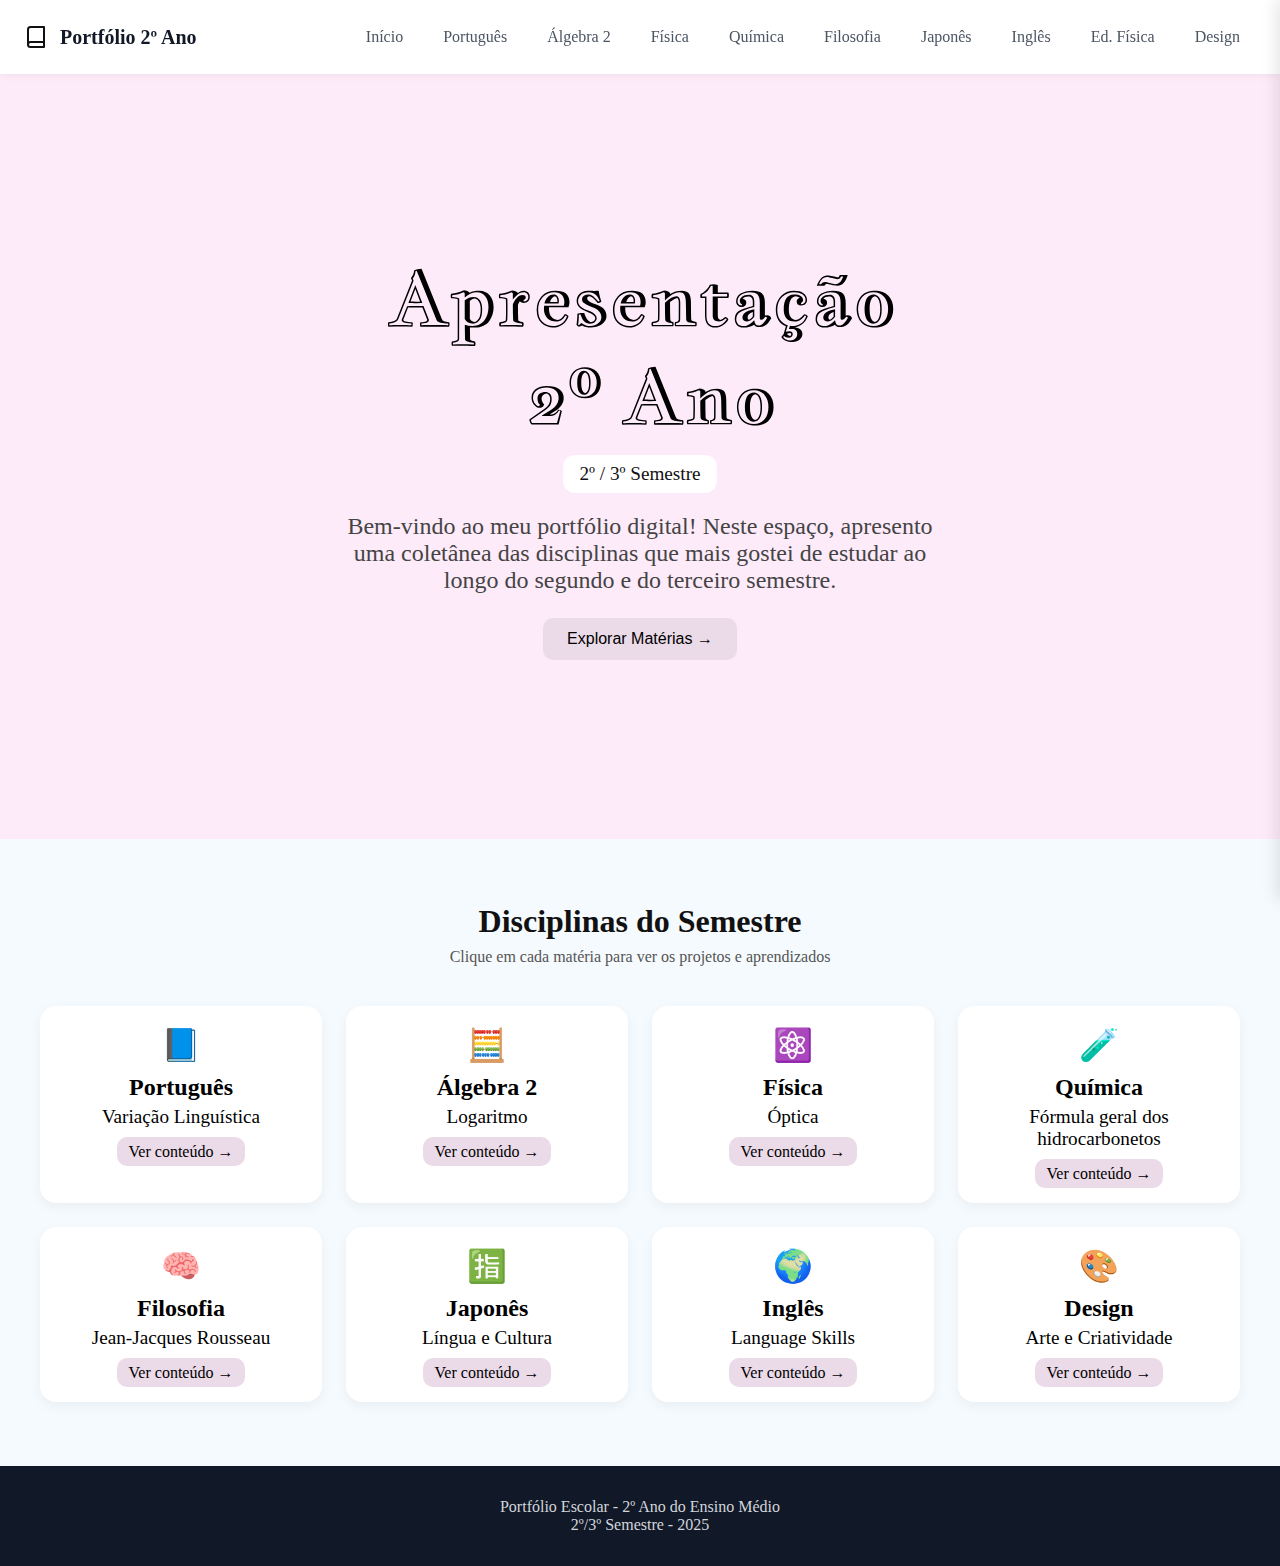
<file: index.html>
<!DOCTYPE html>
<html lang="pt-BR">
<head>
    <meta charset="UTF-8" />
    <meta name="viewport" content="width=device-width, initial-scale=1.0" />
    <title>Portfólio Escolar - 2º Ano</title>
    <link rel="stylesheet" href="index.css" />
     <link rel="icon" href="./simbulo/school_30dp_1F1F1F_FILL0_wght400_GRAD0_opsz24.svg" type="image/svg+xml">
</head>
<body>
    <header class="navbar">
        <div class="navbar-title">
            <svg xmlns="http://www.w3.org/2000/svg" width="24" height="24" 
                 viewBox="0 0 24 24" fill="none" stroke="currentColor" 
                 stroke-width="2" stroke-linecap="round" stroke-linejoin="round">
                <path d="M4 19.5A2.5 2.5 0 0 1 6.5 17H20"></path>
                <path d="M6.5 2H20v20H6.5A2.5 2.5 0 0 1 4 19.5v-15A2.5 2.5 0 0 1 6.5 2z"></path>
            </svg>
            <h1>Portfólio <strong>2º Ano</strong></h1>
        </div>
        
        <button class="menu-toggle" id="menu-toggle">☰</button>
        
        <nav class="navbar-links" id="navbar-links">
            <ul>
                <li><a href="index.html">Início</a></li>
                <li><a href="portugues.html">Português</a></li>
                <li><a href="algebra.html" >Álgebra 2</a></li>
                <li><a href="fisica.html">Física</a></li>
                <li><a href="quimica.html">Química</a></li>
                <li><a href="filosofia.html">Filosofia</a></li>
                <li><a href="japones.html">Japonês</a></li>
                <li><a href="ingles.html">Inglês</a></li>
                <li><a href="edfisica.html">Ed. Física</a></li>
                <li><a href="design.html">Design</a></li>
            </ul>
        </nav>
    </header>
    
    <section class="intro">
        <div class="intro-content">
            <div>
                <img src="./Apresentação 2º Ano poooo.svg" alt="apresentação">
            </div>
            <div class="semester">2º / 3º Semestre</div>
            <p class="description">
                Bem-vindo ao meu portfólio digital!
                Neste espaço, apresento uma coletânea das disciplinas que mais gostei de 
                estudar ao longo do segundo e do terceiro semestre.
            </p>
            <button id="exploreBtn">Explorar Matérias →</button>
        </div>
    </section>

    <section id="materias" class="subjects">
        <div class="section-header">
            <h2>Disciplinas do Semestre</h2>
            <p>Clique em cada matéria para ver os projetos e aprendizados</p>
        </div>

        <div class="grid">
            <div class="card"><div class="icon">📘</div><h3>Português</h3><p class="text">Variação Linguística</p><a href="portugues.html">Ver conteúdo →</a></div>
            <div class="card"><div class="icon">🧮</div><h3>Álgebra 2</h3><p class="text">Logaritmo</p><a href="algebra.html">Ver conteúdo →</a></div>
            <div class="card"><div class="icon">⚛️</div><h3>Física</h3><p class="text">Óptica</p><a href="fisica.html">Ver conteúdo →</a></div>
            <div class="card"><div class="icon">🧪</div><h3>Química</h3><p class="text">Fórmula geral dos hidrocarbonetos</p><a href="quimica.html">Ver conteúdo →</a></div>
            <div class="card"><div class="icon">🧠</div><h3>Filosofia</h3><p class="text">Jean-Jacques Rousseau</p><a href="filosofia.html">Ver conteúdo →</a></div>
            <div class="card"><div class="icon">🈯</div><h3>Japonês</h3><p class="text">Língua e Cultura</p><a href="japones.html">Ver conteúdo →</a></div>
            <div class="card"><div class="icon">🌍</div><h3>Inglês</h3><p class="text">Language Skills</p><a href="ingles.html">Ver conteúdo →</a></div>
            <div class="card"><div class="icon">🎨</div><h3>Design</h3><p class="text">Arte e Criatividade</p><a href="design.html">Ver conteúdo →</a></div>
        </div>
    </section>

    <footer>
        <p>Portfólio Escolar - 2º Ano do Ensino Médio</p>
        <p>2º/3º Semestre - 2025</p>
    </footer>

    <script src="index.js"></script>
</body>
</html>
</file>
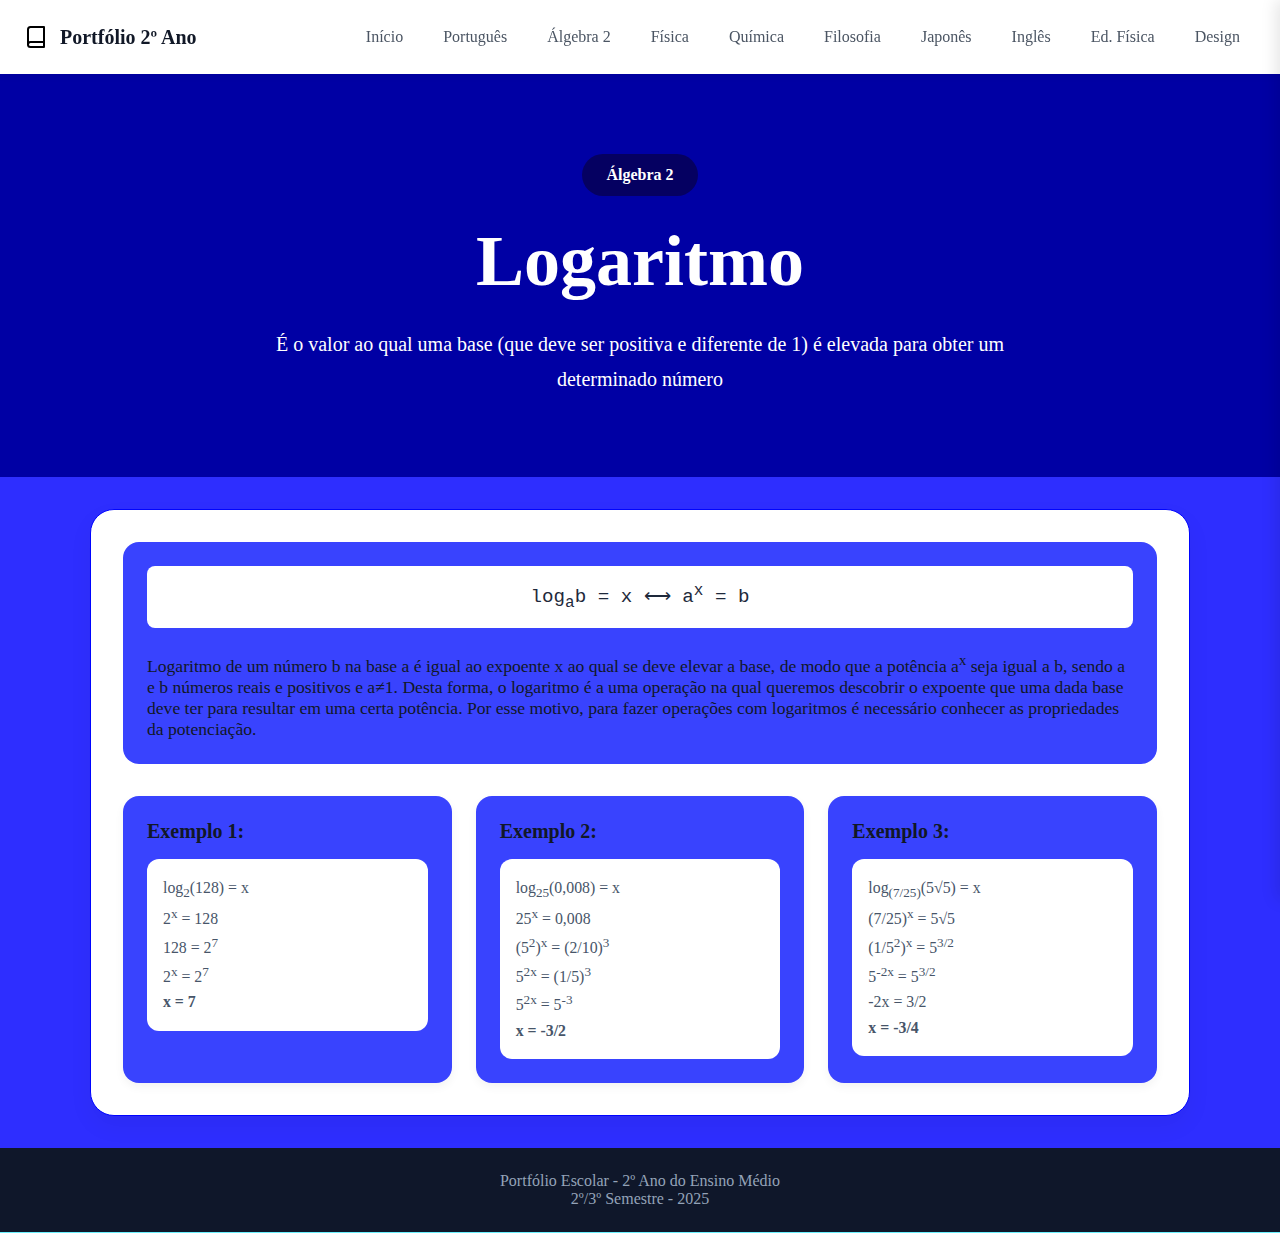
<file: algebra.html>
<!DOCTYPE html>
<html lang="pt-BR">

<head>
    <meta charset="UTF-8" />
    <meta name="viewport" content="width=device-width, initial-scale=1.0" />
    <title>Portfólio - Logaritmos</title>
    <link rel="stylesheet" href="algebra.css" />
    <link rel="icon" href="./simbulo/calculate_30dp_1F1F1F_FILL0_wght400_GRAD0_opsz24.svg" type="image/svg+xml">
</head>

<body>

    <header class="navbar">
        <div class="navbar-title">
            <svg xmlns="http://www.w3.org/2000/svg" width="24" height="24" viewBox="0 0 24 24" fill="none" stroke="currentColor" stroke-width="2" stroke-linecap="round" stroke-linejoin="round">
                <path d="M4 19.5A2.5 2.5 0 0 1 6.5 17H20"></path>
                <path d="M6.5 2H20v20H6.5A2.5 2.5 0 0 1 4 19.5v-15A2.5 2.5 0 0 1 6.5 2z"></path>
            </svg>
            <h1>Portfólio <strong>2º Ano</strong></h1>
        </div>

        <button class="menu-toggle" id="menu-toggle">☰</button>

        <nav class="navbar-links" id="navbar-links">
            <ul>
                <li><a href="index.html">Início</a></li>
                <li><a href="portugues.html">Português</a></li>
                <li><a href="algebra.html">Álgebra 2</a></li>
                <li><a href="fisica.html">Física</a></li>
                <li><a href="quimica.html">Química</a></li>
                <li><a href="filosofia.html">Filosofia</a></li>
                <li><a href="japones.html">Japonês</a></li>
                <li><a href="ingles.html">Inglês</a></li>
                <li><a href="edfisica.html">Ed. Física</a></li>
                <li><a href="design.html">Design</a></li>
            </ul>
        </nav>
    </header>

    <section class="hero">
        <div class="hero-content">
            <div class="tag">
              
                <span>Álgebra 2</span>
            </div>
            <h1>Logaritmo</h1>
            <p>
                É o valor ao qual uma base (que deve ser positiva e diferente de 1) é elevada para obter um determinado número
            </p>
        </div>
    </section>

    <main class="content-wrapper">
        <section class="logarithms-content">
            <div class="main-container">
                <div class="top-section">
                    <div class="formula-box">log<sub>a</sub>b = x &LongLeftRightArrow; a<sup>x</sup> = b</div>
                    <p class="text">Logaritmo de um número b na base a é igual ao expoente x ao qual se deve elevar a base, de modo que a potência a<sup>x</sup> seja igual a b,
                        sendo a e b números reais e positivos e a≠1.
                        Desta forma, o logaritmo é a uma operação na qual queremos descobrir o expoente que uma dada base deve ter para resultar em uma certa potência.
                        Por esse motivo, para fazer operações com logaritmos é necessário conhecer as propriedades da potenciação.</p>
                </div>

                <div class="white-box">
                    <div class="examples-grid">
                        <div class="example-box">
                            <h4>Exemplo 1:</h4>
                            <div class="text-content">
                                <p>
                                    log<sub>2</sub>(128) = x <br>
                                    2<sup>x</sup> = 128 <br>
                                    128 = 2<sup>7</sup> <br>
                                    2<sup>x</sup> = 2<sup>7</sup> <br>
                                    <strong>x = 7</strong>
                                </p>
                            </div>
                        </div>

                        <div class="example-box">
                            <h4>Exemplo 2:</h4>
                            <div class="text-content">
                                <p>
                                    log<sub>25</sub>(0,008) = x <br>
                                    25<sup>x</sup> = 0,008 <br>
                                    (5<sup>2</sup>)<sup>x</sup> = (2/10)<sup>3</sup> <br>
                                    5<sup>2x</sup> = (1/5)<sup>3</sup> <br>
                                    5<sup>2x</sup> = 5<sup>-3</sup> <br>
                                    <strong>x = -3/2</strong>
                                </p>
                            </div>
                        </div>

                        <div class="example-box">
                            <h4>Exemplo 3:</h4>
                            <div class="text-content">
                                <p>
                                    log<sub>(7/25)</sub>(5√5) = x <br>
                                    (7/25)<sup>x</sup> = 5√5 <br>
                                    (1/5<sup>2</sup>)<sup>x</sup> = 5<sup>3/2</sup> <br>
                                    5<sup>-2x</sup> = 5<sup>3/2</sup> <br>
                                    -2x = 3/2 <br>
                                    <strong>x = -3/4</strong>
                                </p>
                            </div>
                        </div>
                    </div>
                </div>
            </div>
        </section>
    </main>

    <footer>
        <p>Portfólio Escolar - 2º Ano do Ensino Médio</p>
        <p>2º/3º Semestre - 2025</p>
    </footer>

    <script src="algebra.js" defer></script>
</body>

</html>
</file>
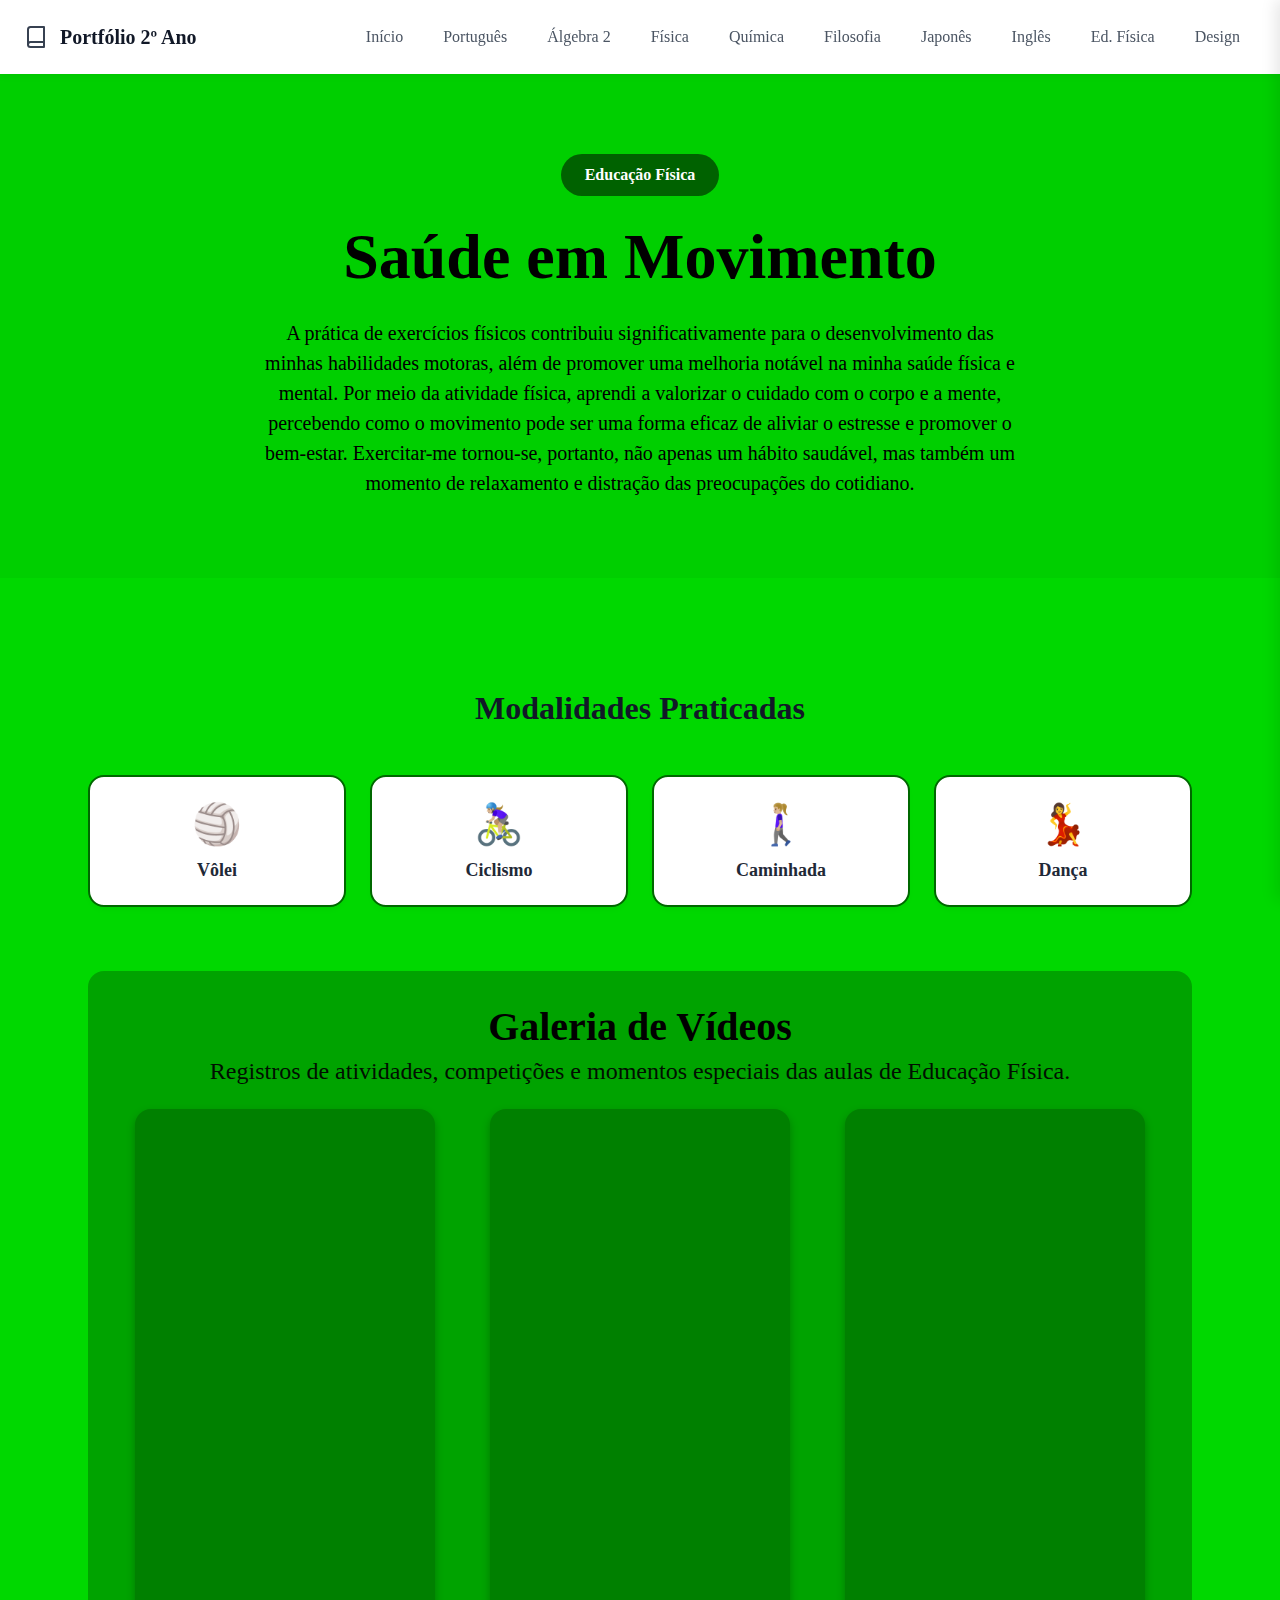
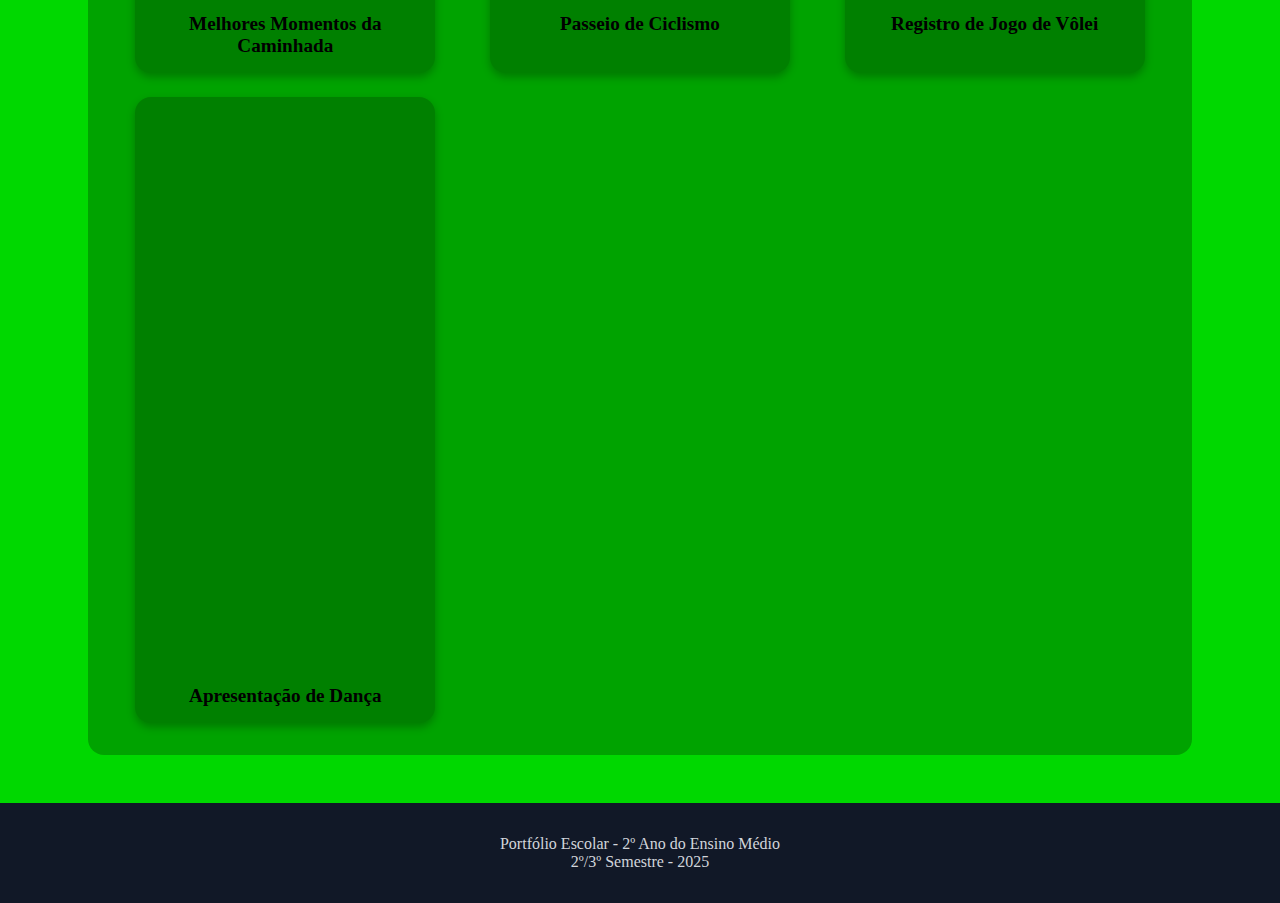
<file: edfisica.html>
<!DOCTYPE html>
<html lang="pt-BR">
<head>
    <meta charset="UTF-8" />
    <meta name="viewport" content="width=device-width, initial-scale=1.0" />
    <title>Portfólio Escolar - 2º Ano</title>
    <link rel="stylesheet" href="edfisica.css" />
    <link rel="icon" href="./simbulo/directions_bike_30dp_1F1F1F_FILL0_wght400_GRAD0_opsz24.svg" type="image/svg+xml">
</head>
<body>
    <header class="navbar">
        <div class="navbar-title">
            <svg xmlns="http://www.w3.org/2000/svg" width="24" height="24" 
                viewBox="0 0 24 24" fill="none" stroke="currentColor" 
                stroke-width="2" stroke-linecap="round" stroke-linejoin="round">
                <path d="M4 19.5A2.5 2.5 0 0 1 6.5 17H20"></path>
                <path d="M6.5 2H20v20H6.5A2.5 2.5 0 0 1 4 19.5v-15A2.5 2.5 0 0 1 6.5 2z"></path>
            </svg>
            <h1>Portfólio <strong>2º Ano</strong></h1>
        </div>
        
       <button class="menu-toggle" id="menu-toggle">☰</button>
        
        <nav class="navbar-links" id="navbar-links">
            <ul>
                <li><a href="index.html">Início</a></li>
                <li><a href="portugues.html">Português</a></li>
                <li><a href="algebra.html">Álgebra 2</a></li>
                <li><a href="fisica.html">Física</a></li>
                <li><a href="quimica.html">Química</a></li>
                <li><a href="filosofia.html">Filosofia</a></li>
                <li><a href="japones.html">Japonês</a></li>
                <li><a href="ingles.html">Inglês</a></li>
                <li><a href="edfisica.html">Ed. Física</a></li>
                <li><a href="design.html">Design</a></li>
            </ul>
        </nav>
    </header>
    
    <section class="hero">
        <div class="hero-background"></div>
        <div class="hero-content">
            <div class="tag">
                <span>Educação Física</span>
            </div>
            <h1>Saúde em Movimento</h1>
            <p>
                A prática de exercícios físicos contribuiu significativamente para o 
                desenvolvimento das minhas habilidades motoras, além de promover uma melhoria notável na minha saúde física e mental. 
                Por meio da atividade física, aprendi a valorizar o cuidado com o corpo e a mente, percebendo como o movimento pode ser uma 
                forma eficaz de aliviar o estresse e promover o 
                bem-estar. Exercitar-me tornou-se, portanto, não apenas um hábito saudável, 
                mas também um momento de relaxamento e distração das preocupações do cotidiano.
            </p>
        </div>
    </section>

    <main class="content-wrapper">
        <section class="modalities">
            <h2>Modalidades Praticadas</h2>
            <div class="cards-grid-4">
                <div class="card card-modality">
                    <span class="icon">🏐</span> 
                    <h3>Vôlei</h3>
                </div>
                <div class="card card-modality">
                    <span class="icon">🚴🏼‍♀️</span>
                    <h3>Ciclismo</h3>
                </div>
                <div class="card card-modality">
                    <span class="icon">🚶🏼‍♀️</span> 
                    <h3>Caminhada</h3>
                </div>
                <div class="card card-modality">
                    <span class="icon">💃</span> 
                    <h3>Dança</h3>
                </div>
            </div>
        </section>

       <section class="video-gallery">
  <div class="gallery-container">
    <div class="gallery-header">
      <h2>Galeria de Vídeos</h2>
    </div>
    <p class="gallery-description">
      Registros de atividades, competições e momentos especiais das aulas de Educação Física.
    </p>

    <div class="cards-grid-3 video-grid">
      <div class="video-placeholder bg-blue-1">
        <iframe src="https://www.youtube.com/embed/mS-5QQJRte0" title="YouTube video player" frameborder="0" allowfullscreen></iframe>
        <h4>Melhores Momentos da Caminhada</h4>
      </div>

      <div class="video-placeholder bg-blue-2">
        <iframe src="https://www.youtube.com/embed/4GwLaa8jgb0" title="YouTube video player" frameborder="0" allowfullscreen></iframe>
        <h4>Passeio de Ciclismo </h4>
      </div>

      <div class="video-placeholder bg-blue-3">
        <iframe src="https://www.youtube.com/embed/ZB2WKUatlQI" title="YouTube video player" frameborder="0" allowfullscreen></iframe>
        <h4>Registro de Jogo de Vôlei</h4>
      </div>

      <div class="video-placeholder bg-blue-1">
        <iframe width="315" height="560" src="https://www.youtube.com/embed/DIX8SQYCQmI" title="YouTube video player" frameborder="0" allowfullscreen></iframe>
        <h4>Apresentação de Dança</h4>
      </div>
    </div>
  </div>
</section>


        </main>

    <footer>
        <p>Portfólio Escolar - 2º Ano do Ensino Médio</p>
        <p>2º/3º Semestre - 2025</p>
    </footer>
    <script src="edfisica.js" defer></script>
</body>
</html>
</file>
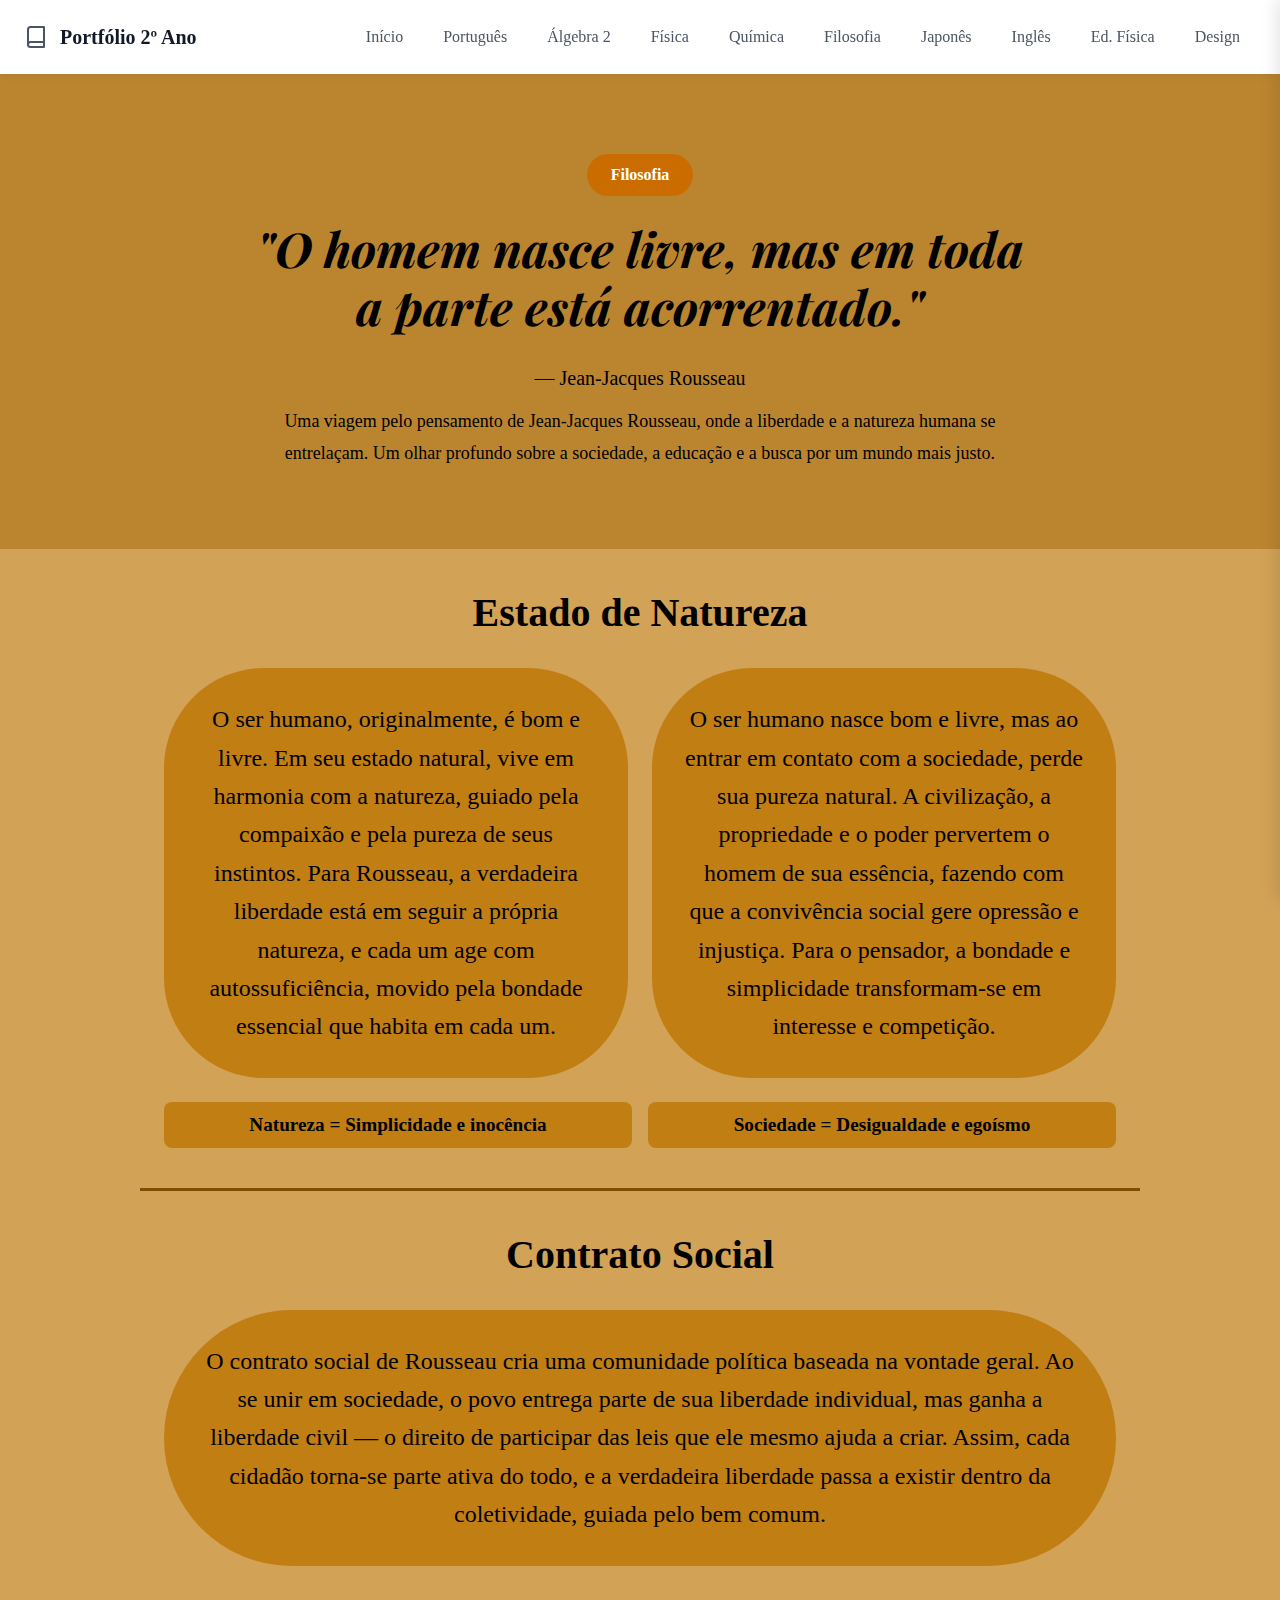
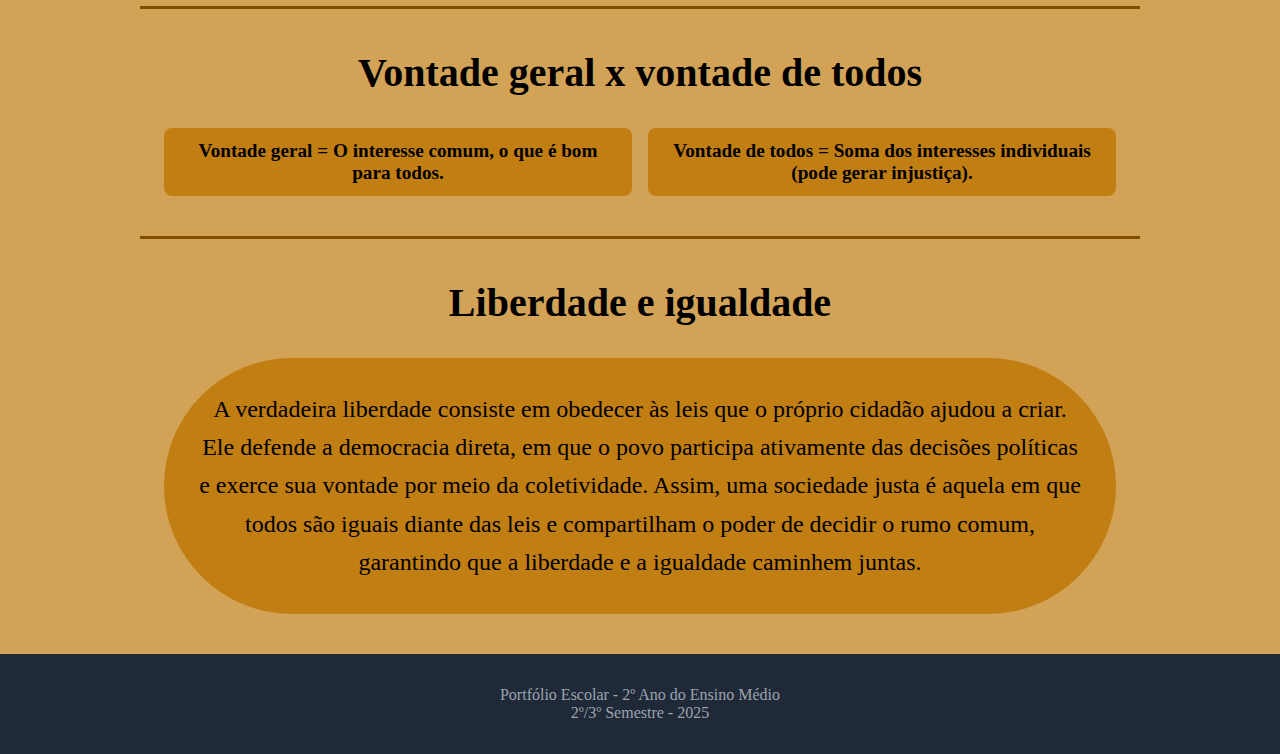
<file: filosofia.html>
<!DOCTYPE html>
<html lang="pt-BR">

<head>
    <meta charset="UTF-8" />
    <meta name="viewport" content="width=device-width, initial-scale=1.0" />
    <title>Portfólio Escolar - Filosofia</title>
    <link rel="stylesheet" href="filosofia.css" />
    <link rel="icon" href="./simbulo/ent_30dp_1F1F1F_FILL0_wght400_GRAD0_opsz24.svg" type="image/svg+xml">
</head>

<body>
    <!-- ============ CABEÇALHO ============ -->
    <header class="navbar">
        <div class="navbar-title">
            <svg xmlns="http://www.w3.org/2000/svg" width="24" height="24" viewBox="0 0 24 24" fill="none" stroke="currentColor" stroke-width="2" stroke-linecap="round" stroke-linejoin="round">
                <path d="M4 19.5A2.5 2.5 0 0 1 6.5 17H20"></path>
                <path d="M6.5 2H20v20H6.5A2.5 2.5 0 0 1 4 19.5v-15A2.5 2.5 0 0 1 6.5 2z"></path>
            </svg>
            <h1>Portfólio <strong>2º Ano</strong></h1>
        </div>

        <button class="menu-toggle" id="menu-toggle">☰</button>

        <nav class="navbar-links" id="navbar-links">
            <ul>
                <li><a href="index.html">Início</a></li>
                <li><a href="portugues.html">Português</a></li>
                <li><a href="algebra.html">Álgebra 2</a></li>
                <li><a href="fisica.html">Física</a></li>
                <li><a href="quimica.html">Química</a></li>
                <li><a href="filosofia.html">Filosofia</a></li>
                <li><a href="japones.html">Japonês</a></li>
                <li><a href="ingles.html">Inglês</a></li>
                <li><a href="edfisica.html">Ed. Física</a></li>
                <li><a href="design.html">Design</a></li>
            </ul>
        </nav>
    </header>

    <section class="hero">
        <div class="hero-content">
            <div class="tag">
              
                <span>Filosofia</span>
            </div>
            <blockquote>"O homem nasce livre, mas em toda a parte está acorrentado."</blockquote>
            <p class="author">— Jean-Jacques Rousseau</p>
            <p class="description">
                Uma viagem pelo pensamento de Jean-Jacques Rousseau, onde a liberdade e a natureza humana se entrelaçam.
                Um olhar profundo sobre a sociedade, a educação e a busca por um mundo mais justo.
            </p>
        </div>
    </section>

    <main class="content-wrapper">
        <section class="rousseau-section">
            <h2>Estado de Natureza</h2>
            <div class="content-grid">
                <div class="oval-box">
                    <p>O ser humano, originalmente, é bom e livre. Em seu estado natural, vive em harmonia com a natureza, guiado pela compaixão e pela pureza de seus instintos. Para Rousseau, a verdadeira liberdade está em seguir a própria natureza, e cada um age com autossuficiência, movido pela bondade essencial que habita em cada um.</p>
                </div>
                <div class="oval-box">
                    <p>O ser humano nasce bom e livre, mas ao entrar em contato com a sociedade, perde sua pureza natural. A civilização, a propriedade e o poder pervertem o homem de sua essência, fazendo com que a convivência social gere opressão e injustiça. Para o pensador, a bondade e simplicidade transformam-se em interesse e competição.</p>
                </div>
            </div>
            <div class="tag-grid">
                <div class="info-tag">Natureza = Simplicidade e inocência</div>
                <div class="info-tag">Sociedade = Desigualdade e egoísmo</div>
            </div>
        </section>

        <section class="rousseau-section">
            <h2>Contrato Social</h2>
            <div class="oval-box large">
                <p>O contrato social de Rousseau cria uma comunidade política baseada na vontade geral. Ao se unir em sociedade, o povo entrega parte de sua liberdade individual, mas ganha a liberdade civil — o direito de participar das leis que ele mesmo ajuda a criar. Assim, cada cidadão torna-se parte ativa do todo, e a verdadeira liberdade passa a existir dentro da coletividade, guiada pelo bem comum.</p>
            </div>
        </section>

        <section class="rousseau-section">
            <h2>Vontade geral x vontade de todos</h2>
            <div class="tag-grid">
                <div class="info-tag large">Vontade geral = O interesse comum, o que é bom para todos.</div>
                <div class="info-tag large">Vontade de todos = Soma dos interesses individuais (pode gerar injustiça).</div>
            </div>
        </section>

        <section class="rousseau-section">
            <h2>Liberdade e igualdade</h2>
            <div class="oval-box large">
                <p>A verdadeira liberdade consiste em obedecer às leis que o próprio cidadão ajudou a criar.
                     Ele defende a democracia direta, em que o povo participa ativamente das decisões políticas e exerce sua vontade por meio da coletividade. 
                     Assim, uma sociedade justa é aquela em que todos são iguais diante das leis e compartilham o poder de decidir o rumo comum, garantindo que a liberdade e a igualdade caminhem juntas.</p>
            </div>
        </section>
    </main>

    <footer>
        <p>Portfólio Escolar - 2º Ano do Ensino Médio</p>
        <p>2º/3º Semestre - 2025</p>
    </footer>

    <script src="filosofia.js" defer></script>
</body>

</html>
</file>
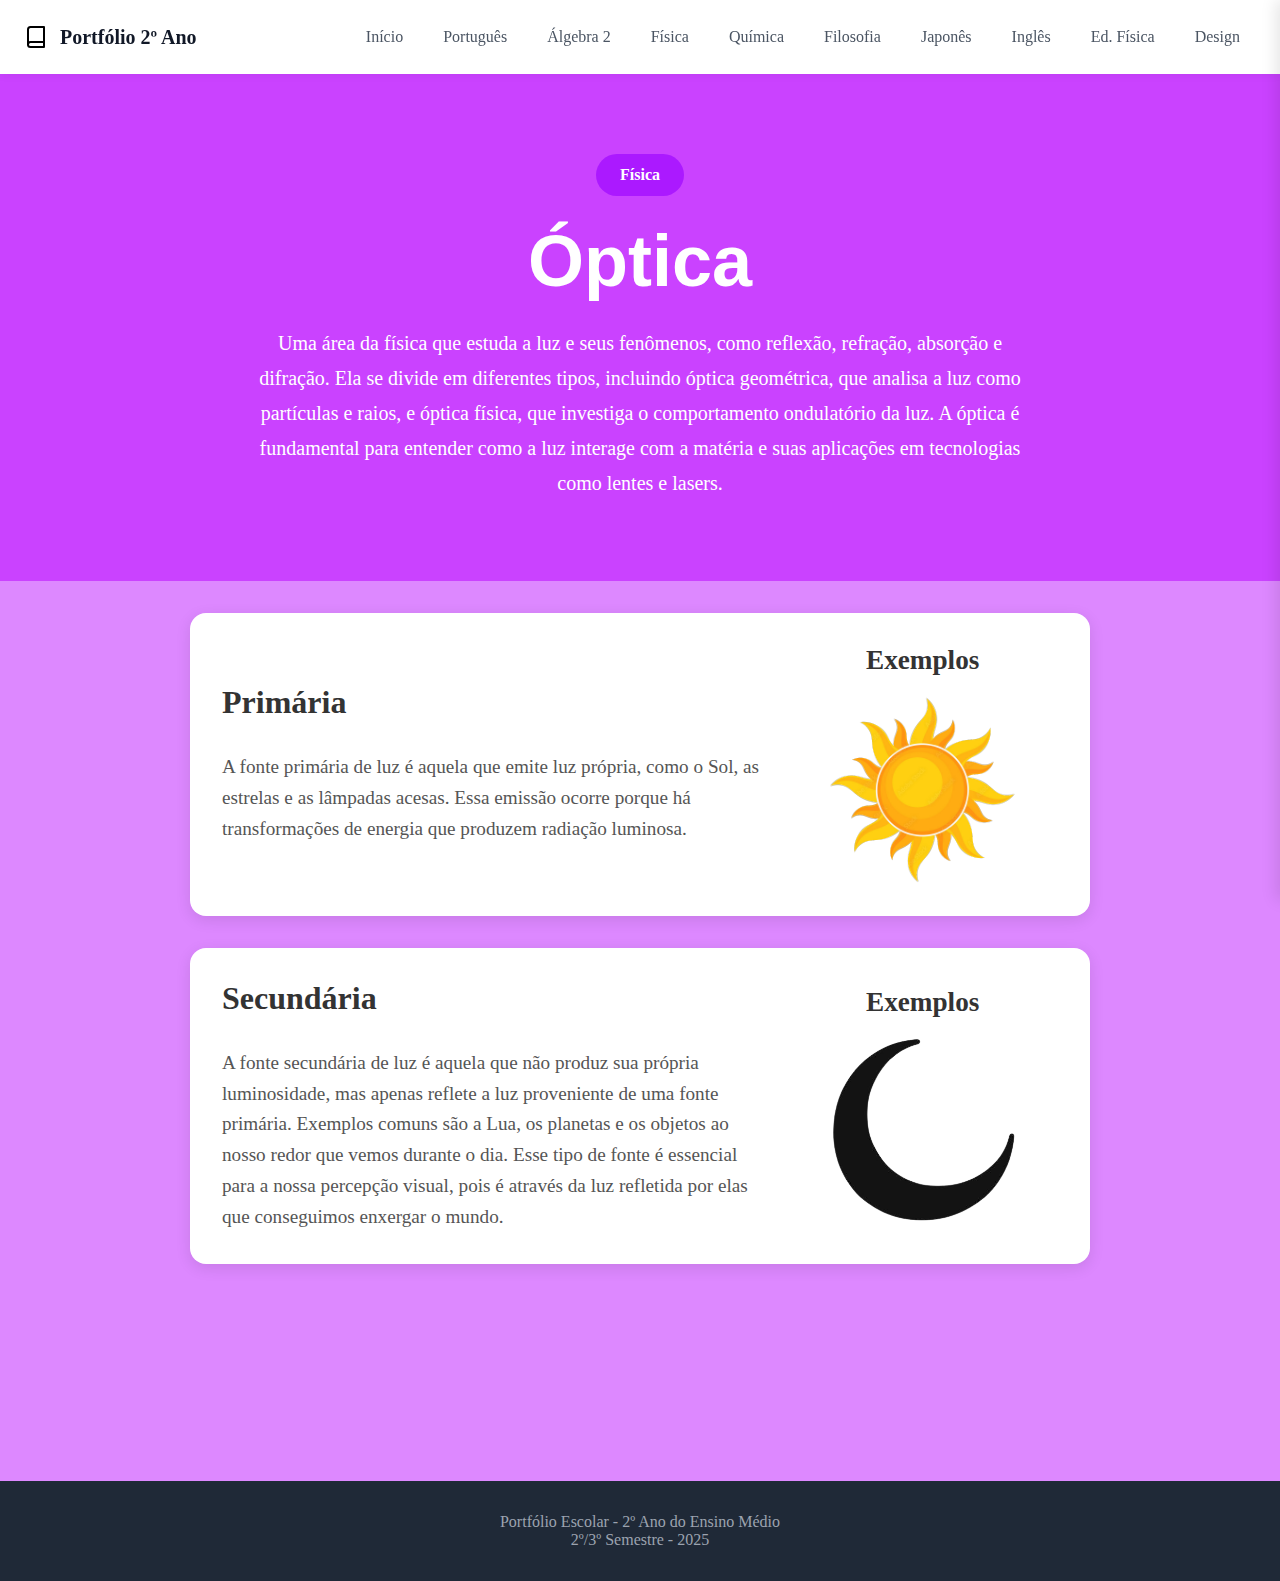
<file: fisica.html>
<!DOCTYPE html>
<html lang="pt-BR">
<head>
    <meta charset="UTF-8" />
    <meta name="viewport" content="width=device-width, initial-scale=1.0" />
    <title>Portfólio Escolar - 2º Ano</title>
    <link rel="stylesheet" href="fisica.css" />
    <link rel="icon" href="./simbulo/special_character_30dp_1F1F1F_FILL0_wght400_GRAD0_opsz24.svg" type="image/svg+xml">
</head>
<body>
    <header class="navbar">
        <div class="navbar-title">
            <svg xmlns="http://www.w3.org/2000/svg" width="24" height="24" 
                 viewBox="0 0 24 24" fill="none" stroke="currentColor" 
                 stroke-width="2" stroke-linecap="round" stroke-linejoin="round">
                <path d="M4 19.5A2.5 2.5 0 0 1 6.5 17H20"></path>
                <path d="M6.5 2H20v20H6.5A2.5 2.5 0 0 1 4 19.5v-15A2.5 2.5 0 0 1 6.5 2z"></path>
            </svg>
            <h1>Portfólio <strong>2º Ano</strong></h1>
        </div>
        
        <button class="menu-toggle" id="menu-toggle">☰</button>
        
        <nav class="navbar-links" id="navbar-links">
            <ul>
                <li><a href="index.html">Início</a></li>
                <li><a href="portugues.html">Português</a></li>
                <li><a href="algebra.html" >Álgebra 2</a></li>
                <li><a href="fisica.html" >Física</a></li>
                <li><a href="quimica.html">Química</a></li>
                <li><a href="filosofia.html">Filosofia</a></li>
                <li><a href="japones.html">Japonês</a></li>
                <li><a href="ingles.html">Inglês</a></li>
                <li><a href="edfisica.html">Ed. Física</a></li>
                <li><a href="design.html">Design</a></li>
            </ul>
        </nav>
    </header>

    <section class="hero">
        <div class="hero-content">
            <div class="tag"><span>Física</span>
            </div>
            <h1>Óptica</h1>
            <p>
                Uma área da física que estuda a luz e seus fenômenos, como reflexão, refração, absorção e difração. Ela se divide em diferentes tipos, incluindo óptica geométrica, que analisa a luz como partículas e raios, e óptica física, que investiga o comportamento ondulatório da luz. A óptica é fundamental para entender como a 
                luz interage com a matéria e suas aplicações em tecnologias como lentes e lasers.
            </p>
        </div>
    </section>

    <main class="container">
        <section class="card">
            <div class="text-content">
                <h2>Primária</h2>
                <p class="text">
                    A fonte primária de luz é aquela que emite luz própria, como o Sol, as estrelas e as lâmpadas acesas. Essa emissão ocorre porque há transformações de energia que produzem radiação luminosa.
                </p>
            </div>
            <div class="examples-content">
                <h3>Exemplos</h3>
                <div class="image-grid">
                    <img class="example-image sol" src="./sun.svg" alt="Sol"> 
                </div>
            </div>
        </section>

        <section class="card">
            <div class="text-content">
                <h2>Secundária</h2>
                <p class="text">
                    A fonte secundária de luz é aquela que não produz sua própria luminosidade, mas apenas reflete a luz proveniente de uma fonte primária. Exemplos comuns são a Lua, os planetas e os objetos ao nosso redor que vemos durante o dia. Esse tipo de fonte é essencial para a nossa percepção visual, pois é através da luz refletida por elas que conseguimos enxergar o mundo.
                </p>
            </div>
            <div class="examples-content">
                <h3>Exemplos</h3>
                <div class="image-grid secundary">
                    <img class="example-image lua" src="./moon.svg" alt="Lua">
                </div>
            </div>
        </section>
    </main>

    <footer>
        <p>Portfólio Escolar - 2º Ano do Ensino Médio</p>
        <p>2º/3º Semestre - 2025</p>
    </footer>

    <script src="fisica.js" defer></script>
</body>
</html>
</file>
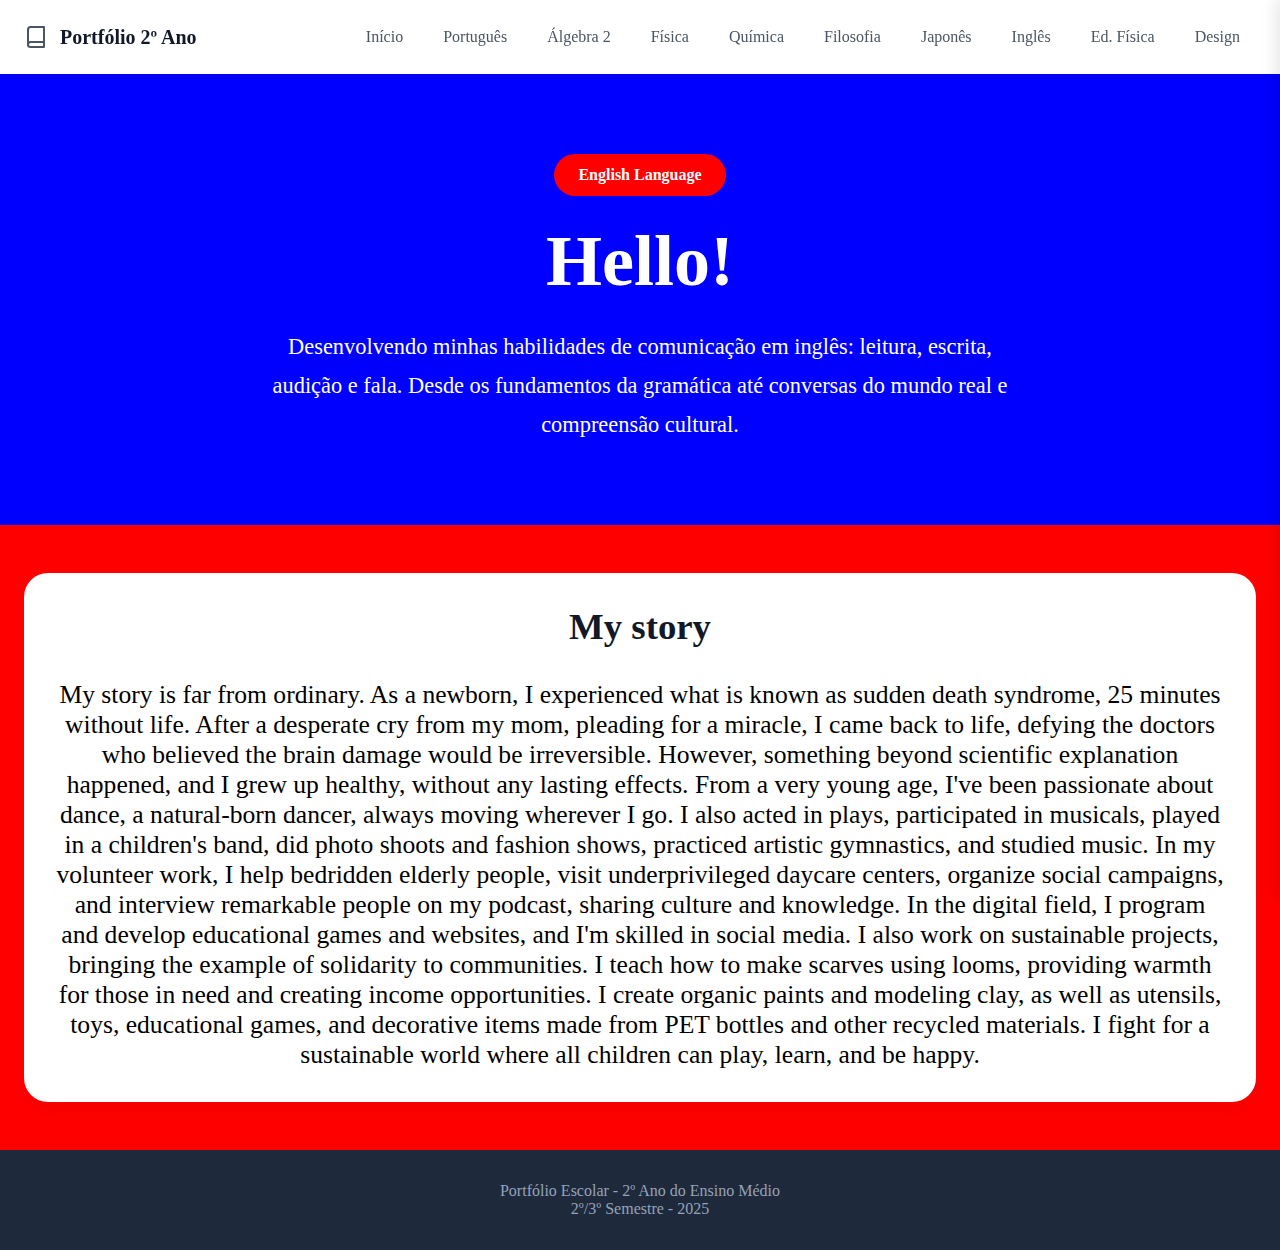
<file: ingles.html>
<!DOCTYPE html>
<html lang="pt-BR">

<head>
    <meta charset="UTF-8" />
    <meta name="viewport" content="width=device-width, initial-scale=1.0" />
    <title>Portfólio Escolar - Inglês</title>
    <link rel="stylesheet" href="ingle.css" />
    <link rel="icon" href="./simbulo/language_us_30dp_1F1F1F_FILL0_wght400_GRAD0_opsz24.svg" type="image/svg+xml">
</head>

<body>
    <header class="navbar">
        <div class="navbar-title">
            <svg xmlns="http://www.w3.org/2000/svg" width="24" height="24" viewBox="0 0 24 24" fill="none" stroke="currentColor" stroke-width="2" stroke-linecap="round" stroke-linejoin="round">
                <path d="M4 19.5A2.5 2.5 0 0 1 6.5 17H20"></path>
                <path d="M6.5 2H20v20H6.5A2.5 2.5 0 0 1 4 19.5v-15A2.5 2.5 0 0 1 6.5 2z"></path>
            </svg>
            <h1>Portfólio <strong>2º Ano</strong></h1>
        </div>

        <button class="menu-toggle" id="menu-toggle">☰</button>

        <nav class="navbar-links" id="navbar-links">
            <ul>
                <li><a href="index.html">Início</a></li>
                <li><a href="portugues.html">Português</a></li>
                <li><a href="algebra.html">Álgebra 2</a></li>
                <li><a href="fisica.html">Física</a></li>
                <li><a href="quimica.html">Química</a></li>
                <li><a href="filosofia.html">Filosofia</a></li>
                <li><a href="japones.html">Japonês</a></li>
                <li><a href="ingles.html">Inglês</a></li>
                <li><a href="edfisica.html">Ed. Física</a></li>
                <li><a href="design.html">Design</a></li>
            </ul>
        </nav>
    </header>

    <section class="hero">
        <div class="hero-content">
            <div class="tag">
                <span>English Language</span>
            </div>
            <h1>Hello!</h1>
            <p>
                Desenvolvendo minhas habilidades de comunicação em inglês: leitura, escrita, audição e fala.
                 Desde os fundamentos da gramática até conversas do mundo real e compreensão cultural.
            </p>
        </div>
    </section>

    <main class="content-wrapper">
        <section class="video-section">
            <div class="card">
                <h2>My story</h2>
                   <p class="my">My story is far from ordinary. As a newborn, I experienced what is known as sudden death syndrome, 25 minutes without life. After a desperate cry from my mom, pleading for a miracle, I came back to life, defying the doctors who believed the brain damage would be irreversible. However, something beyond scientific explanation happened, and I grew up healthy, without any lasting effects. From a very young age, I've been passionate about dance, a natural-born dancer, always moving wherever I go. I also acted in plays, participated in musicals, played in a children's band, did photo shoots and fashion shows, practiced artistic gymnastics, and studied music. In my volunteer work, I help bedridden elderly people, visit underprivileged daycare centers, organize social campaigns, and interview remarkable people on my podcast, sharing culture and knowledge. In the digital field, I program and develop educational games and websites, and I'm skilled in social media. I also work on sustainable projects, bringing the example of solidarity to communities. I teach how to make scarves using looms, providing warmth for those in need and creating income opportunities. I create organic paints and modeling clay, as well as utensils, toys, educational games, and decorative items made from PET bottles and other recycled materials. I fight for a sustainable world where all children can play, learn, and be happy.
</p>
            </div>
        </section>
    </main>

    <footer>
        <p>Portfólio Escolar - 2º Ano do Ensino Médio</p>
        <p>2º/3º Semestre - 2025</p>
    </footer>

    <script src="ingles.js" defer></script>
</body>

</html>
</file>
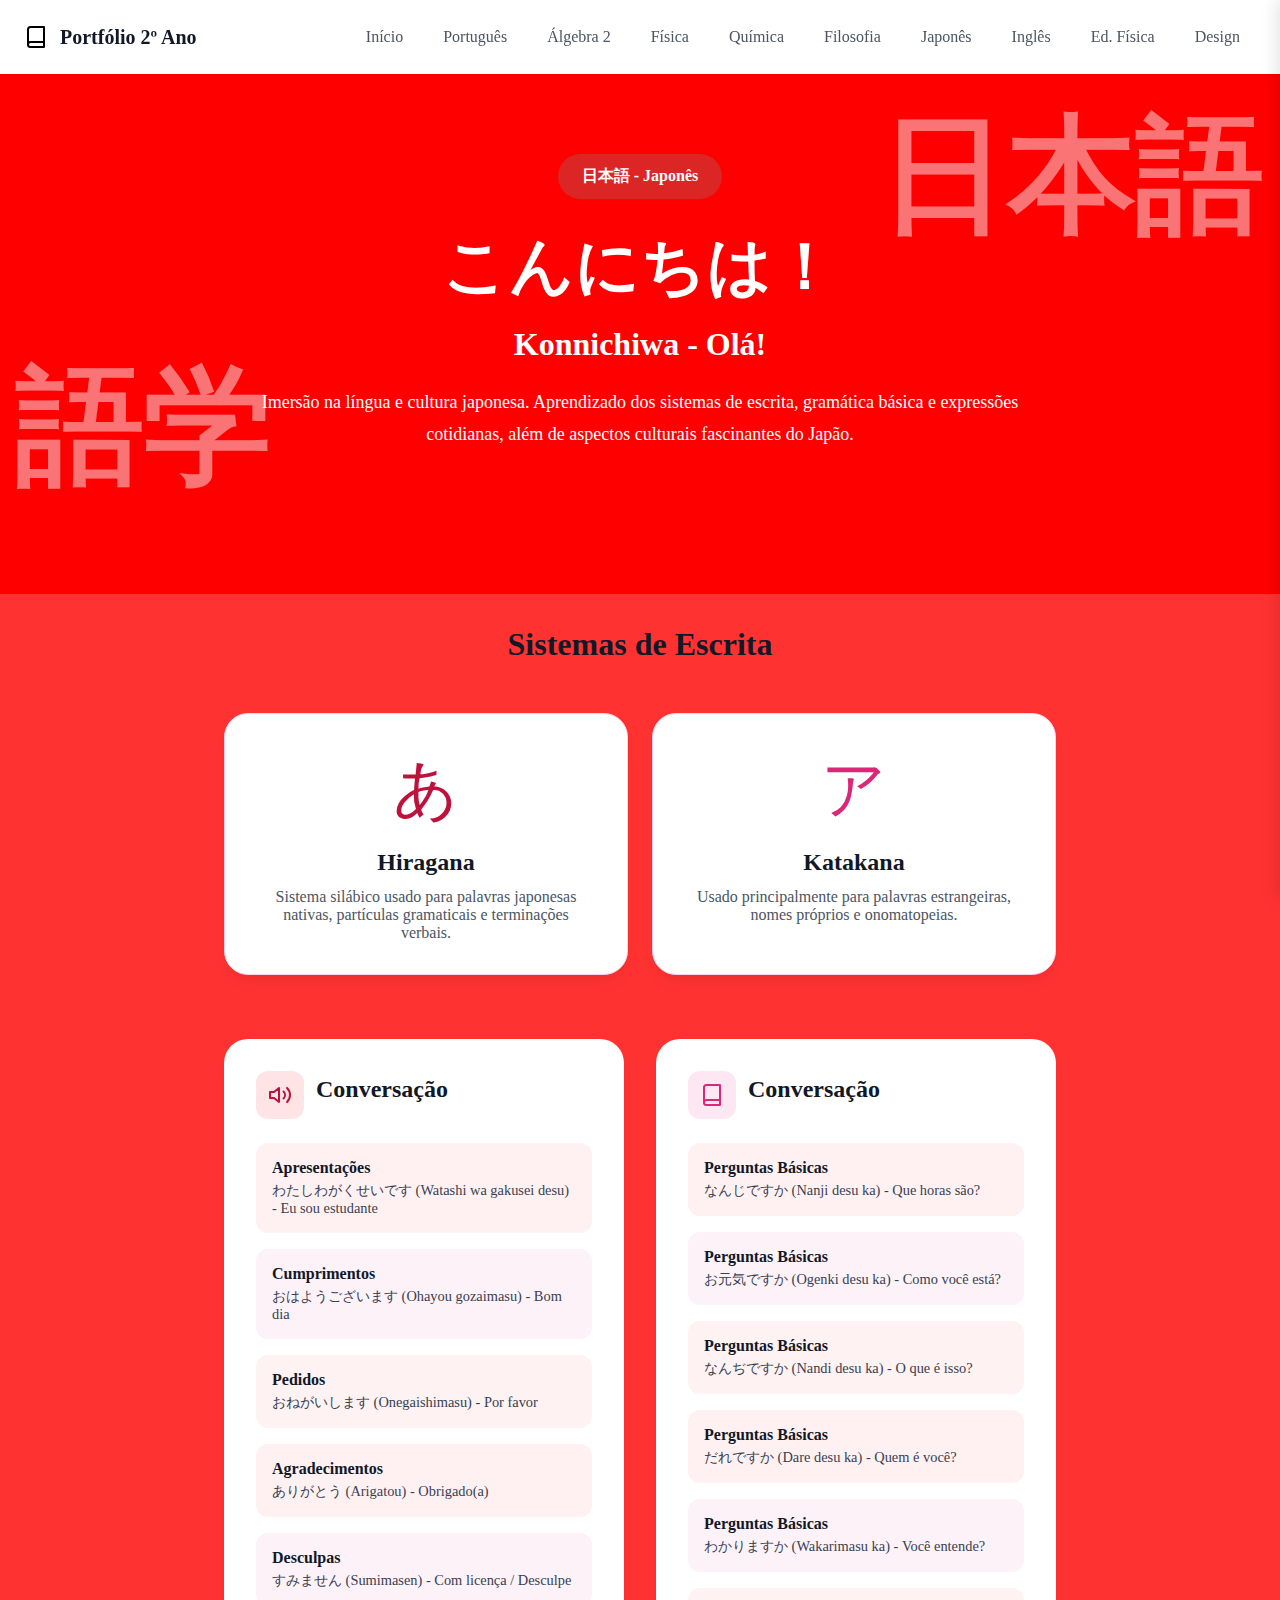
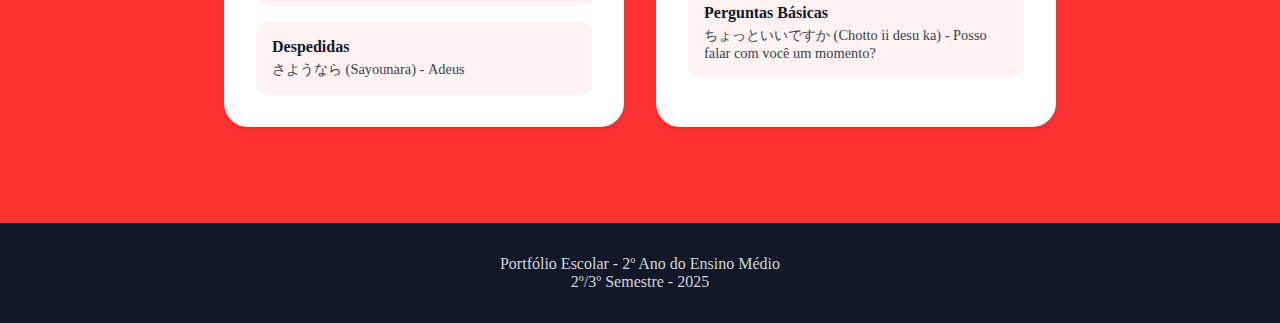
<file: japones.html>
<!DOCTYPE html>
<html lang="pt-BR">
<head>
    <meta charset="UTF-8">
    <meta name="viewport" content="width=device-width, initial-scale=1.0">
    <title>Portfólio - Japonês</title>
    <link rel="stylesheet" href="japones.css">
    <link rel="icon" href="./simbulo/language_japanese_kana_30dp_1F1F1F_FILL0_wght400_GRAD0_opsz24.svg" type="image/svg+xml">
</head>
<body>

  <!-- ============ CABEÇALHO ============ -->
<header class="navbar">
      <div class="navbar-title">
        <svg xmlns="http://www.w3.org/2000/svg" width="24" height="24" 
            viewBox="0 0 24 24" fill="none" stroke="currentColor" 
            stroke-width="2" stroke-linecap="round" stroke-linejoin="round">
            <path d="M4 19.5A2.5 2.5 0 0 1 6.5 17H20"></path>
            <path d="M6.5 2H20v20H6.5A2.5 2.5 0 0 1 4 19.5v-15A2.5 2.5 0 0 1 6.5 2z"></path>
        </svg>
        <h1>Portfólio <strong>2º Ano</strong></h1>
      </div>
      
      <button class="menu-toggle" id="menu-toggle">☰</button>
      
      <nav class="navbar-links" id="navbar-links">
        <ul>
          <li><a href="index.html">Início</a></li>
          <li><a href="portugues.html">Português</a></li>
          <li><a href="algebra.html" >Álgebra 2</a></li>
          <li><a href="fisica.html">Física</a></li>
          <li><a href="quimica.html">Química</a></li>
          <li><a href="filosofia.html">Filosofia</a></li>
          <li><a href="japones.html">Japonês</a></li>
          <li><a href="ingles.html">Inglês</a></li>
          <li><a href="edfisica.html">Ed. Física</a></li>
          <li><a href="design.html">Design</a></li>
        </ul>
      </nav>
    </header>

    <section class="hero">
        <div class="background-text top-right">日本語</div>
        <div class="background-text bottom-left">語学</div>
        
        <div class="hero-content">
            <div class="tag">
                <span>日本語 - Japonês</span>
            </div>
            <h1>こんにちは！</h1>
            <h2>Konnichiwa - Olá!</h2>
            <p>
                Imersão na língua e cultura japonesa. Aprendizado dos sistemas de escrita, 
                gramática básica e expressões cotidianas, além de aspectos culturais fascinantes do Japão.
            </p>
        </div>
    </section>

    <main class="content-wrapper">
        <section class="writing-systems">
            <h2>Sistemas de Escrita</h2>
            <div class="cards-grid-3">
                <div class="card card-writing">
                    <div class="char-symbol symbol-hiragana">あ</div>
                    <h3>Hiragana</h3>
                    <p>Sistema silábico usado para palavras japonesas nativas, partículas gramaticais e terminações verbais.</p>
                </div>
                <div class="card card-writing">
                    <div class="char-symbol symbol-katakana">ア</div>
                    <h3>Katakana</h3>
                    <p>Usado principalmente para palavras estrangeiras, nomes próprios e onomatopeias.</p>
                </div>
                </div>
        </section>

        <section class="learned-content">
            <div class="cards-grid-2">
                <div class="card card-main">
                    <div class="card-header">
                        <div class="icon-bg icon-bg-rose">
                            <svg xmlns="http://www.w3.org/2000/svg" width="24" height="24" viewBox="0 0 24 24" fill="none" stroke="currentColor" stroke-width="2" stroke-linecap="round" stroke-linejoin="round"><polygon points="11 5 6 9 2 9 2 15 6 15 11 19 11 5"></polygon><path d="M19.07 4.93a10 10 0 0 1 0 14.14M15.54 8.46a5 5 0 0 1 0 7.07"></path></svg>
                        </div>
                        <h3>Conversação</h3>
                    </div>
                    <div class="sub-cards-container">
                        <div class="sub-card bg-rose-light">
                            <h4>Apresentações</h4>
                            <p>わたしわがくせいです (Watashi wa gakusei desu) - Eu sou estudante</p>
                        </div>
                        <div class="sub-card bg-pink-light">
                            <h4>Cumprimentos</h4>
                            <p>おはようございます (Ohayou gozaimasu) - Bom dia</p>
                        </div>
                        <div class="sub-card bg-red-light">
                            <h4>Pedidos</h4>
                            <p>おねがいします (Onegaishimasu) - Por favor</p>
                        </div>
                        <div class="sub-card bg-rose-light">
                            <h4>Agradecimentos</h4>
                            <p>ありがとう (Arigatou) - Obrigado(a)</p>
                        </div>
                        <div class="sub-card bg-pink-light">
                            <h4>Desculpas</h4>
                            <p>すみません (Sumimasen) - Com licença / Desculpe</p>
                        </div>
                        <div class="sub-card bg-red-light">
                            <h4>Despedidas</h4>
                            <p>さようなら (Sayounara) - Adeus</p>
                        </div>
                    </div>
                </div>

                <div class="card card-main">
                    <div class="card-header">
                        <div class="icon-bg icon-bg-pink">
                            <svg xmlns="http://www.w3.org/2000/svg" width="24" height="24" viewBox="0 0 24 24" fill="none" stroke="currentColor" stroke-width="2" stroke-linecap="round" stroke-linejoin="round"><path d="M4 19.5A2.5 2.5 0 0 1 6.5 17H20"></path><path d="M6.5 2H20v20H6.5A2.5 2.5 0 0 1 4 19.5v-15A2.5 2.5 0 0 1 6.5 2z"></path></svg>
                        </div>
                        <h3>Conversação</h3>
                    </div>
                    <div class="sub-cards-container">
                        <div class="sub-card bg-rose-light">
                            <h4>Perguntas Básicas</h4>
                            <p>なんじですか (Nanji desu ka) - Que horas são?</p>
                        </div>
                        <div class="sub-card bg-pink-light">
                            <h4>Perguntas Básicas</h4>
                            <p>お元気ですか (Ogenki desu ka) - Como você está?</p>
                        </div>
                        <div class="sub-card bg-red-light">
                            <h4>Perguntas Básicas</h4>
                            <p>なんぢですか (Nandi desu ka) - O que é isso?</p>
                        </div>
                        <div class="sub-card bg-rose-light">
                            <h4>Perguntas Básicas</h4>
                            <p>だれですか (Dare desu ka) - Quem é você?</p>
                        </div>
                        <div class="sub-card bg-pink-light">
                            <h4>Perguntas Básicas</h4>
                            <p>わかりますか (Wakarimasu ka) - Você entende?</p>
                        </div>
                        <div class="sub-card bg-red-light">
                            <h4>Perguntas Básicas</h4>
                            <p>ちょっといいですか (Chotto ii desu ka) - Posso falar com você um momento?</p>
                        </div>
                    </div>
                </div>
            </div>
        </section>

        </main>

    <footer>
        <p>Portfólio Escolar - 2º Ano do Ensino Médio</p>
        <p>2º/3º Semestre - 2025</p>
    </footer>
<script src="japones.js" defer></script>
</body>
</html>
</file>
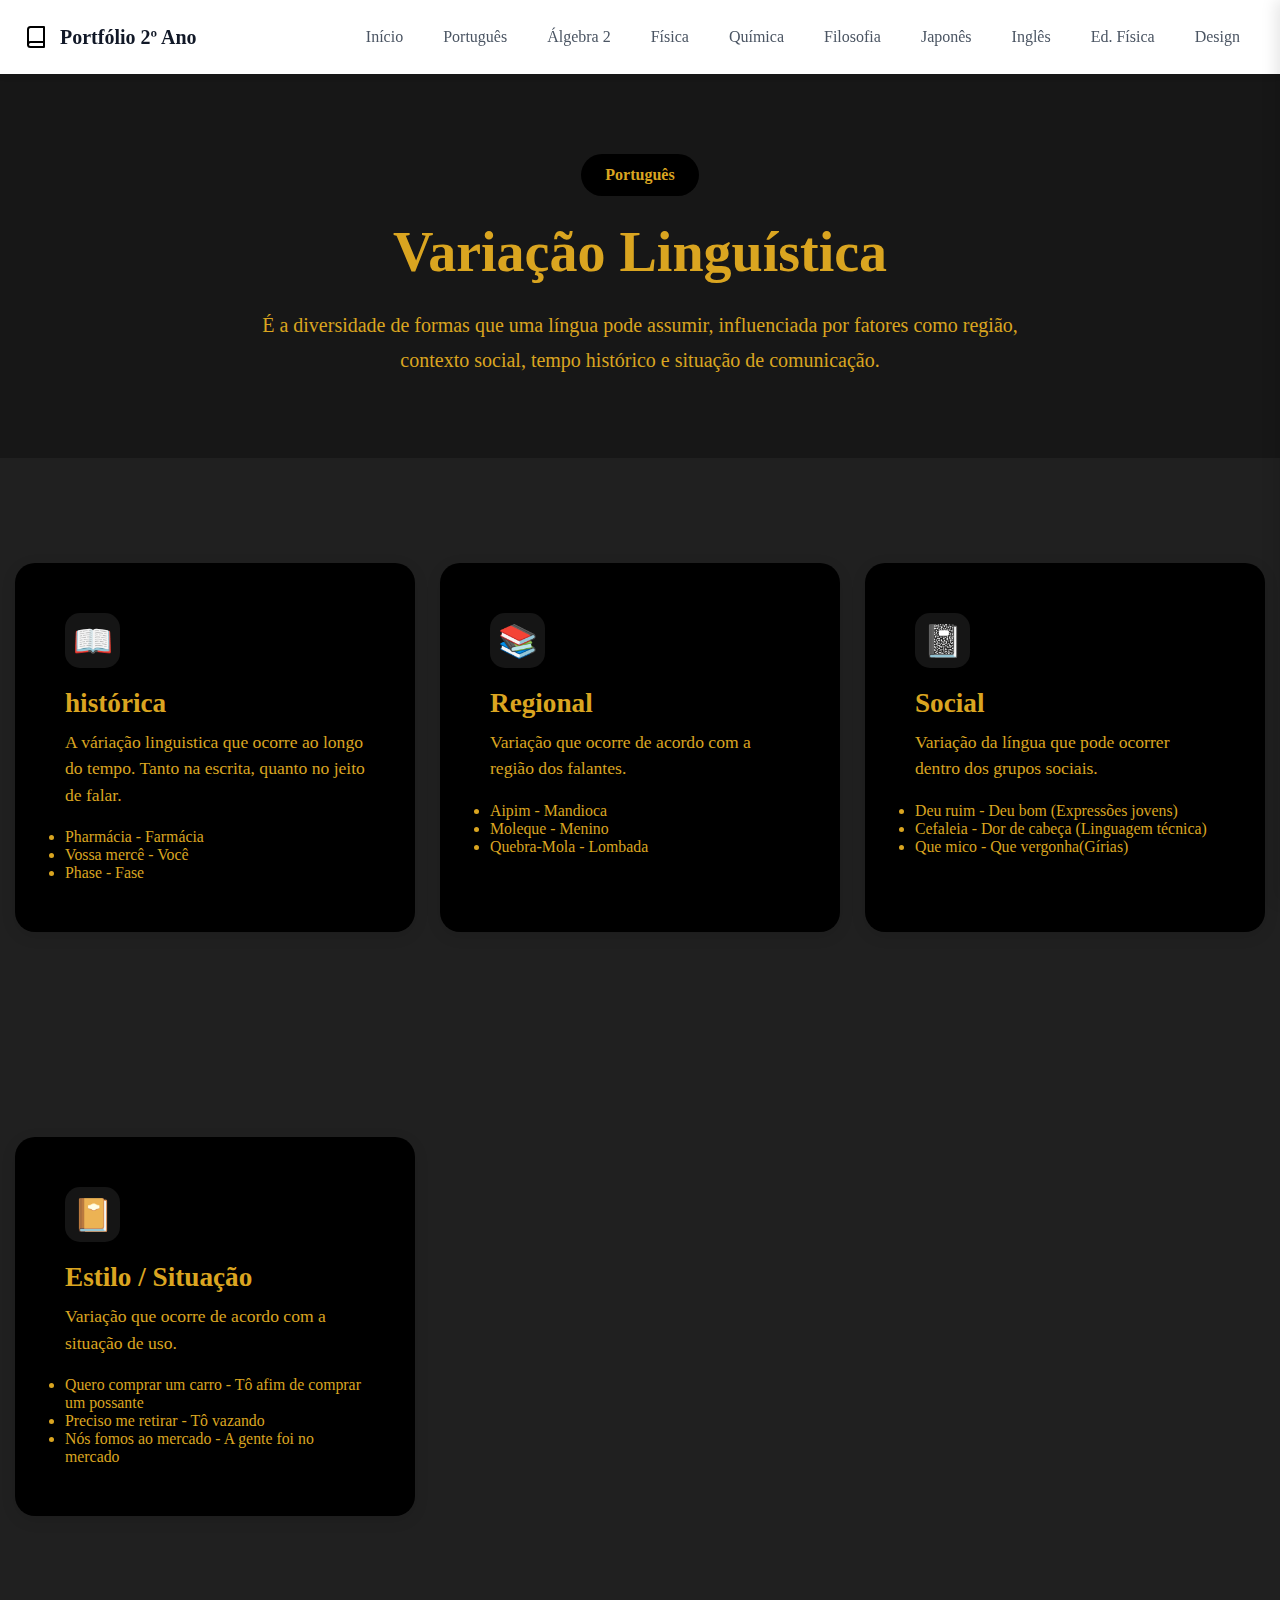
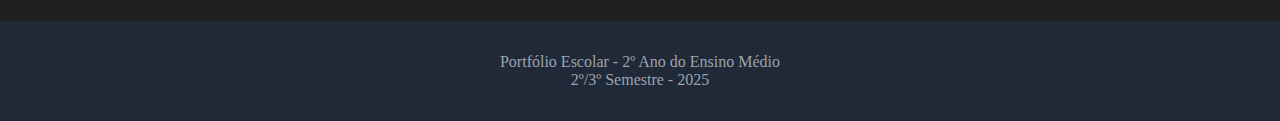
<file: portugues.html>
<!DOCTYPE html>
<html lang="pt-BR">
<head>
  <meta charset="UTF-8" />
  <meta name="viewport" content="width=device-width, initial-scale=1.0" />
  <title>Portfólio Escolar - 2º Ano</title>
  <link rel="stylesheet" href="portugues.css" />
  <link rel="icon" href="./simbulo/language_30dp_1F1F1F_FILL0_wght400_GRAD0_opsz24.svg" type="image/svg+xml">
</head>
<body>
  <!-- ============ CABEÇALHO ============ -->
<header class="navbar">
      <div class="navbar-title">
        <svg xmlns="http://www.w3.org/2000/svg" width="24" height="24" 
            viewBox="0 0 24 24" fill="none" stroke="currentColor" 
            stroke-width="2" stroke-linecap="round" stroke-linejoin="round">
            <path d="M4 19.5A2.5 2.5 0 0 1 6.5 17H20"></path>
            <path d="M6.5 2H20v20H6.5A2.5 2.5 0 0 1 4 19.5v-15A2.5 2.5 0 0 1 6.5 2z"></path>
        </svg>
        <h1>Portfólio <strong>2º Ano</strong></h1>
      </div>
      
      <button class="menu-toggle" id="menu-toggle">☰</button>
      
      <nav class="navbar-links" id="navbar-links">
        <ul>
          <li><a href="index.html">Início</a></li>
          <li><a href="portugues.html">Português</a></li>
          <li><a href="algebra.html" >Álgebra 2</a></li>
          <li><a href="fisica.html">Física</a></li>
          <li><a href="quimica.html">Química</a></li>
          <li><a href="filosofia.html">Filosofia</a></li>
          <li><a href="japones.html">Japonês</a></li>
          <li><a href="ingles.html">Inglês</a></li>
          <li><a href="edfisica.html">Ed. Física</a></li>
          <li><a href="design.html">Design</a></li>
        </ul>
      </nav>
    </header>
        
    <section class="hero">
        <div class="hero-background"></div>
        <div class="hero-content">
            <div class="tag">
              <span>Português</span>
            </div>
            <h1>Variação Linguística </h1>
            <p>
            É a diversidade de formas que uma língua pode assumir, influenciada por fatores como região, contexto social, tempo histórico e situação de comunicação.    
            </p>
        </div>
    </section>

    <main >
        <div class="cards-container">

      <!-- Card 1 -->
      <div class="card">
        <div class="icon">📖</div>
        <h3>histórica</h3>
        <p>A váriação linguistica que ocorre ao longo do tempo. Tanto na escrita, quanto no jeito de falar.</p>
        <ul>
          <li>Pharmácia - Farmácia</li>
          <li>Vossa mercê - Você</li>
          <li>Phase - Fase</li>
        </ul>
        <div class="dots"></div>
      </div>

      <!-- Card 2 -->
      <div class="card">
        <div class="icon">📚</div>
        <h3>Regional</h3>
        <p>Variação que ocorre de acordo com a região dos falantes.</p>
        <ul>
          <li>Aipim - Mandioca</li>
          <li>Moleque - Menino</li>
          <li>Quebra-Mola - Lombada</li>
        </ul>
        <div class="dots"></div>
      </div>

      <!-- Card 3 -->
      <div class="card">
        <div class="icon">📓</div>
        <h3>Social</h3>
        <p>Variação da língua que pode ocorrer dentro dos grupos sociais.</p>
        <ul>
          <li>Deu ruim - Deu bom (Expressões jovens)</li>
          <li>Cefaleia - Dor de cabeça (Linguagem técnica)</li>
          <li>Que mico - Que vergonha(Gírias)</li>
        </ul>
        <div class="dots"></div>
      </div>

      <!-- Card 4 -->
      <div class="card">
        <div class="icon">📔</div>
        <h3>Estilo / Situação</h3>
        <p>Variação que ocorre de acordo com a situação de uso.</p>
        <ul>
          <li>Quero comprar um carro - Tô afim de comprar um possante</li>
          <li>Preciso me retirar - Tô vazando</li>
          <li>Nós fomos ao mercado - A gente foi no mercado</li>
        </ul>
        <div class="dots"></div>
      </div>
    </div>
  </section>
    </main>

    <footer>
        <p>Portfólio Escolar - 2º Ano do Ensino Médio</p>
        <p>2º/3º Semestre - 2025</p>
    </footer>
    <script src="portugues.js" defer></script>
</body>
</html>
</file>
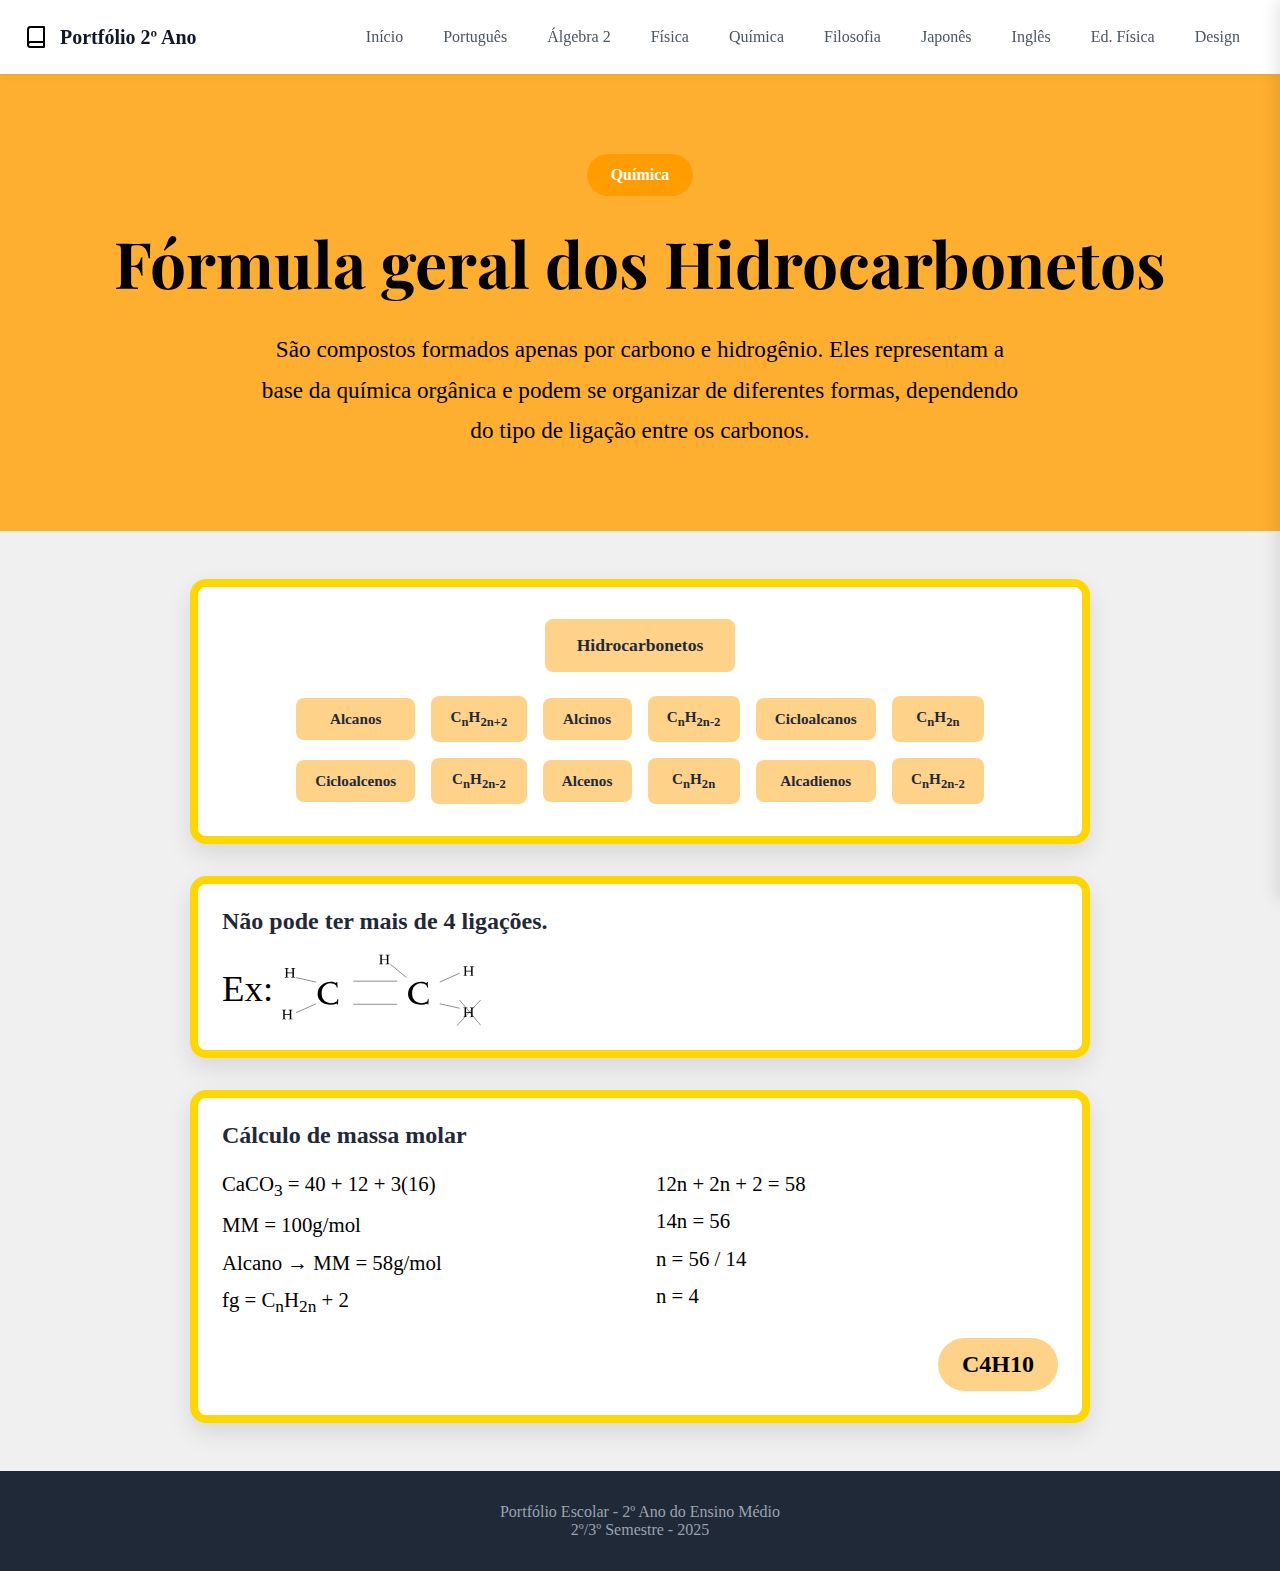
<file: quimica.html>
<!DOCTYPE html>
<html lang="pt-BR">
<head>
    <meta charset="UTF-8" />
    <meta name="viewport" content="width=device-width, initial-scale=1.0" />
    <title>Portfólio Escolar - Química</title>
    <link rel="stylesheet" href="quimica.css" />
    <link rel="icon" href="./simbulo/experiment_30dp_1F1F1F_FILL0_wght400_GRAD0_opsz24.svg" type="image/svg+xml">
</head>
<body>
    <header class="navbar">
        <div class="navbar-title">
            <svg xmlns="http://www.w3.org/2000/svg" width="24" height="24" 
                 viewBox="0 0 24 24" fill="none" stroke="currentColor" 
                 stroke-width="2" stroke-linecap="round" stroke-linejoin="round">
                <path d="M4 19.5A2.5 2.5 0 0 1 6.5 17H20"></path>
                <path d="M6.5 2H20v20H6.5A2.5 2.5 0 0 1 4 19.5v-15A2.5 2.5 0 0 1 6.5 2z"></path>
            </svg>
            <h1>Portfólio <strong>2º Ano</strong></h1>
        </div>
        
        <button class="menu-toggle" id="menu-toggle">☰</button>
        
        <nav class="navbar-links" id="navbar-links">
            <ul>
                <li><a href="index.html">Início</a></li>
                <li><a href="portugues.html">Português</a></li>
                <li><a href="algebra.html" >Álgebra 2</a></li>
                <li><a href="fisica.html">Física</a></li>
                <li><a href="quimica.html" >Química</a></li>
                <li><a href="filosofia.html">Filosofia</a></li>
                <li><a href="japones.html">Japonês</a></li>
                <li><a href="ingles.html">Inglês</a></li>
                <li><a href="edfisica.html">Ed. Física</a></li>
                <li><a href="design.html">Design</a></li>
            </ul>
        </nav>
    </header>
    
    <section class="hero">
        <div class="hero-content">
            <div class="tag">
                 <span>Química</span>
            </div>
            <h1>Fórmula geral dos Hidrocarbonetos</h1>
            <p>
                São compostos formados apenas por carbono e hidrogênio. 
                Eles representam a base da química orgânica e podem se organizar de diferentes formas, 
                dependendo do tipo de ligação entre os carbonos.
            </p>
        </div>
    </section>

    <main class="content-wrapper">
        <section class="card-section">
            <div class="card card-hydrocarbons">
                <div class="hydrocarbons-title">Hidrocarbonetos</div>
                <div class="hydrocarbons-grid">
                    <div class="item">Alcanos</div>
                    <div class="item">C<sub>n</sub>H<sub>2n+2</sub></div>
                    <div class="item">Alcinos</div>
                    <div class="item">C<sub>n</sub>H<sub>2n-2</sub></div>
                    <div class="item">Cicloalcanos</div>
                    <div class="item">C<sub>n</sub>H<sub>2n</sub></div>
                    <div class="item">Cicloalcenos</div>
                    <div class="item">C<sub>n</sub>H<sub>2n-2</sub></div>
                    <div class="item">Alcenos</div>
                    <div class="item">C<sub>n</sub>H<sub>2n</sub></div>
                    <div class="item">Alcadienos</div>
                    <div class="item">C<sub>n</sub>H<sub>2n-2</sub></div>
                </div>
            </div>
        </section>

        <section class="card-section">
            <div class="card card-rule">
                <h2>Não pode ter mais de 4 ligações.</h2>
                <div class="bond-rule-example">
                    <p>Ex:</p>
                    <img class="molecula" src="Group 51.svg" alt="Molécula que não tem mais de 4 ligações">
                </div>
            </div>
        </section>

        <section class="card-section">
            <div class="card card-mass-calc">
                <h2>Cálculo de massa molar</h2>
                <div class="calc-content">
                    <div class="left-calc">
                        <p>CaCO<sub>3</sub> = 40 + 12 + 3(16)</p>
                        <p>MM = 100g/mol</p>
                        <p>Alcano → MM = 58g/mol</p>
                        <p>fg = C<sub>n</sub>H<sub>2n</sub> + 2</p>
                    </div>
                    <div class="right-calc">
                        <p>12n + 2n + 2 = 58</p>
                        <p>14n = 56</p>
                        <p>n = 56 / 14</p>
                        <p>n = 4</p>
                        <div class="result">C4H10</div>
                    </div>
                </div>
            </div>
        </section>
    </main>

    <footer>
        <p>Portfólio Escolar - 2º Ano do Ensino Médio</p>
        <p>2º/3º Semestre - 2025</p>
    </footer>
    
    <script src="quimica.js" defer></script>
</body>
</html>
</file>
<file: index.css>
@import url('https://fonts.googleapis.com/css2?family=Inter:wght@400;600;700;900&family=Playfair+Display:wght@700&display=swap');

/* ======== CONFIGURAÇÕES GERAIS ======== */
* {
    margin: 0;
    padding: 0;
    box-sizing: border-box;
}

body {
    background: #FFF2FC;
    color: #111;
    overflow-x: hidden; /* Impede rolagem lateral em celulares */
}


/* ============ CABEÇALHO E NAVBAR RESPONSIVO ============ */
.navbar {
    display: flex;
    align-items: center;
    justify-content: space-between;
    padding: 1rem 1.5rem;
    background: white;
    position: sticky;
    top: 0;
    z-index: 1000;
    box-shadow: 0 2px 8px rgba(0, 0, 0, 0.05);
}

.navbar-title {
    display: flex;
    align-items: center;
    gap: 0.75rem;
}

.navbar-title h1 {
    font-size: 1.25rem;
    color: #111827;
}

.navbar-title h1 strong {
    font-weight: 900;
}

.navbar-links {
    display: none;
}

.menu-toggle {
    display: block;
    background: none;
    border: none;
    font-size: 1.8rem;
    cursor: pointer;
}

@media (min-width: 1024px) {
    .menu-toggle {
        display: none;
    }

    .navbar-links {
        display: block;
    }

    .navbar-links ul {
        display: flex;
        list-style: none;
        gap: 0.5rem;
        margin: 0;
        padding: 0;
    }

    .navbar-links a {
        display: block;
        padding: 0.75rem 1rem;
        color: #4B5563;
        text-decoration: none;
        font-weight: 500;
        white-space: nowrap;
        border-radius: 8px;
        transition: all 0.2s ease-in-out;
    }

    .navbar-links a:hover {
        background-color: #F3F4F6;
        color: #111827;
    }

    .navbar-links a.active {
        background-color: #EFF6FF;
        color: #2563EB;
        font-weight: 700;
    }
}

.sidebar {
    position: fixed;
    top: 0;
    right: 0;
    height: 100%;
    width: 280px;
    background: white;
    box-shadow: -4px 0 15px rgba(0,0,0,0.1);
    z-index: 1001;
    transform: translateX(100%);
    transition: transform 0.3s ease-in-out;
    padding: 1.5rem;
}

.sidebar.open {
    transform: translateX(0);
}

.sidebar-header {
    display: flex;
    justify-content: space-between;
    align-items: center;
    margin-bottom: 2rem;
}

.sidebar-header h3 {
    font-size: 1.2rem;
    color: #111827;
}

.sidebar-header .close-btn {
    font-size: 2rem;
    cursor: pointer;
    background: none;
    border: none;
    line-height: 1;
}

.sidebar ul {
    list-style: none;
}

.sidebar ul a {
    display: block;
    padding: 1rem;
    border-radius: 8px;
    text-decoration: none;
    color: #374151;
    font-weight: 500;
    transition: 0.2s;
}

.sidebar ul a:hover {
    background-color: #F3F4F6;
}


/* ======== SEÇÃO INTRO ======== */
.intro {
    display: flex;
    align-items: center;
    justify-content: center;
    min-height: 85vh; /* Usa min-height para ser mais flexível */
    text-align: center;
    background: #FEEBFA;
    padding: 2rem;
}

.intro-content img { /* Seletor mais específico para a imagem */
    width: auto;
    max-width: 100%; /* Garante que a imagem não ultrapasse a tela */
    margin-top: 15px;
}

.semester {
    background: white;
    font-size: 1.2rem;
    padding: 8px 16px;
    border-radius: 12px;
    display: inline-block;
    margin-top: 25px;
    margin-bottom: 10px;
}

.description {
    max-width: 600px;
    margin: 0 auto 1.5rem;
    color: #444;
    font-size: 1.5rem;
    padding-top: 10px;
}

#exploreBtn {
    background: #EBDAE8;
    color: black;
    border: none;
    padding: 12px 24px;
    border-radius: 10px;
    font-size: 1rem;
    cursor: pointer;
    transition: 0.3s;
}

#exploreBtn:hover {
    background: #CDC1CA;
}

/* ======== DISCIPLINAS ======== */
.subjects {
    padding: 4rem 2rem;
    text-align: center;
    background-color: #f5fafe; /* Adicionei uma cor de fundo para esta seção */
}

.section-header h2 {
    font-size: 2rem;
    color: #111;
    margin-bottom: 0.5rem;
}

.section-header p {
    color: #555;
    margin-bottom: 2.5rem;
}


.grid {
    display: grid;
    grid-template-columns: repeat(auto-fit, minmax(240px, 1fr));
    gap: 24px;
    max-width: 1200px; /* Limita a largura máxima da grade */
    margin: 0 auto; /* Centraliza a grade */
}

.card {
    background: white;
    color: black;
    border-radius: 16px;
    padding: 20px;
    box-shadow: 0 4px 12px rgba(0, 0, 0, 0.05);
    transition: transform 0.3s, box-shadow 0.3s;
}

.text {
    font-size: 1.2rem;
    padding-bottom: 15px;
}

.card h3 {
    font-size: 1.5rem;
    padding-bottom: 5px;
}

.card a{
    text-decoration: none;
    background: #EBDAE8;
    color: black;
    border: none;
    padding: 6px 12px;
    border-radius: 10px;
    font-size: 1rem;
    cursor: pointer;
    transition: 0.3s;
}

.card a:hover{
    background: #CDC1CA;
}
.card:hover {
    transform: translateY(-6px);
    box-shadow: 0 8px 18px rgba(0, 0, 0, 0.08);
}

.icon {
    font-size: 2rem;
    margin-bottom: 10px;
}

/* ======== RODAPÉ ======== */
footer {
    background: #111827;
    color: #D1D5DB;
    text-align: center;
    padding: 2rem;
}

/* ======== RESPONSIVIDADE ======== */
@media (max-width: 600px) {
    .description {
        font-size: 1.2rem; /* Reduz a fonte da descrição em telas pequenas */
    }

    #exploreBtn {
        width: 100%;
    }

    .grid {
        grid-template-columns: 1fr;
    }
}
</file>
<file: edfisica.css>
@import url('https://fonts.googleapis.com/css2?family=Inter:wght@400;600;700;900&family=Playfair+Display:wght@700&display=swap');

* {
    margin: 0;
    padding: 0;
    box-sizing: border-box;
}

/* VARIÁVEIS DE COR AZUL */
:root {

    --dark-blue: rgb(0, 135, 0); /* Azul escuro para hover/destaque */
    --light-blue-bg: rgb(0, 216, 0); /* Azul muito claro para fundo */
    --border-light: rgb(0, 104, 0); /* Borda mais clara */
}

/* ============ CABEÇALHO E NAVBAR RESPONSIVO ============ */
.navbar {
    display: flex;
    align-items: center;
    justify-content: space-between;
    padding: 1rem 1.5rem;
    background: white;
    position: sticky;
    top: 0;
    z-index: 1000;
    box-shadow: 0 2px 8px rgba(0, 0, 0, 0.05);
}

.navbar-title {
    display: flex;
    align-items: center;
    gap: 0.75rem;
}

.navbar-title h1 {
    font-size: 1.25rem;
    color: #111827;
}

.navbar-title h1 strong {
    font-weight: 900;
}

/* Esconde os links por padrão e mostra o botão "hambúrguer" */
.navbar-links {
    display: none;
}

.menu-toggle {
    display: block; /* Visível por padrão em telas pequenas */
    background: none;
    border: none;
    font-size: 1.8rem;
    cursor: pointer;
}

/* Estilos para telas de tablet e desktop (a partir de 1024px) */
@media (min-width: 1024px) {
    .menu-toggle {
        display: none; /* Esconde o botão em telas grandes */
    }

    .navbar-links {
        display: block; /* Mostra o menu de links */
    }

    .navbar-links ul {
        display: flex;
        list-style: none;
        gap: 0.5rem;
        margin: 0;
        padding: 0;
    }

    .navbar-links a {
        display: block;
        padding: 0.75rem 1rem;
        color: #4B5563;
        text-decoration: none;
        font-weight: 500;
        white-space: nowrap;
        border-radius: 8px;
        transition: all 0.2s ease-in-out;
    }

    .navbar-links a:hover {
        background-color: #F3F4F6;
        color: #111827;
    }

    .navbar-links a.active {
        background-color: #EFF6FF;
        color: #2563EB;
        font-weight: 700;
    }
}

/* Estilos para a barra lateral (menu de celular) */
.sidebar {
    position: fixed;
    top: 0;
    right: 0; /* ALTERADO: Alinhado à direita */
    height: 100%;
    width: 280px;
    background: white;
    box-shadow: -4px 0 15px rgba(0,0,0,0.1); /* Sombra ajustada para a esquerda */
    z-index: 1001;
    transform: translateX(100%); /* ALTERADO: Esconde a barra para a direita */
    transition: transform 0.3s ease-in-out;
    padding: 1.5rem;
}

.sidebar.open {
    transform: translateX(0); /* Mostra a barra na posição correta */
}

.sidebar-header {
    display: flex;
    justify-content: space-between;
    align-items: center;
    margin-bottom: 2rem;
}

.sidebar-header h3 {
    font-size: 1.2rem;
    color: #111827;
}

.sidebar-header .close-btn {
    font-size: 2rem;
    cursor: pointer;
    background: none;
    border: none;
    line-height: 1;
}

.sidebar ul {
    list-style: none;
}

.sidebar ul a {
    display: block;
    padding: 1rem;
    border-radius: 8px;
    text-decoration: none;
    color: #374151;
    font-weight: 500;
    transition: 0.2s;
}

.sidebar ul a:hover {
    background-color: #F3F4F6;
}


body {
    color: #374151;
    background-color: var(--light-blue-bg); /* NOVO: Fundo azul muito claro */
}

/* ============ SEÇÃO HERO ============ */
.hero {
    position: relative;
    padding: 5rem 1.5rem;
    text-align: center;
    overflow: hidden;
}

.hero-background {
    position: absolute;
    inset: 0;
    background: green;
    /* Mantive o background de esporte, mas o opacity está baixo */
    
    opacity: 0.1;
    z-index: 1;
}

.hero-content {
    position: relative;
    z-index: 2;
    display: flex;
    flex-direction: column;
    align-items: center;
    max-width: 48rem;
    margin: 0 auto;
}

.tag {
    display: inline-flex;
    align-items: center;
    gap: 0.75rem;
    background: rgb(0, 98, 0); 
    color: white;
    padding: 0.75rem 1.5rem;
    border-radius: 9999px;
    margin-bottom: 1.5rem;
    font-weight: 700;
}

.hero h1 {
    font-size: 4rem;
    font-weight: 900;
    color: black;
    margin-bottom: 1.5rem;
}



.hero p {
    font-size: 1.25rem;
    color: black;
    line-height: 1.5;
}

/* ============ CONTEÚDO PRINCIPAL ============ */
.content-wrapper {
    padding: 3rem 1.5rem;
    max-width: 72rem;
    margin: 0 auto;
}

section {
    margin-bottom: 4rem;
}

section h2 {
    font-size: 2rem;
    font-weight: 700;
    color: #111827;
    text-align: center;
    margin-bottom: 3rem;
}

/* Grids */
.cards-grid-4, .cards-grid-3, .cards-grid-2 {
    display: grid;
    grid-template-columns: repeat(2, 1fr); /* 2 colunas para mobile */
    gap: 1.5rem;
}

/* Card de Modalidade */
.card-modality {
    background-color: white;
    border: 2px solid var(--border-light); /* NOVO: Borda azul clara */
    border-radius: 1rem;
    padding: 1.5rem;
    text-align: center;
    box-shadow: 0 4px 6px -1px rgba(0,0,0,0.03);
    transition: all 0.3s;
}

.card-modality:hover {
    border-color: var(--dark-blue); /* NOVO: Borda azul mais escura ao passar o mouse */
    box-shadow: 0 10px 15px -3px rgba(0,0,0,0.07);
    transform: translateY(-5px);
}

.card-modality .icon {
    font-size: 2.5rem;
    margin-bottom: 0.75rem;
    display: block;
}

.card-modality h3 {
    font-size: 1.125rem;
    font-weight: 700;
    color: #1F2937;
}

/* Seção Galeria de Vídeos */
.video-gallery {
  background-color: rgb(0, 163, 0);
  padding: 2rem;
  border-radius: 1rem;
  max-width: 1200px;
  margin: 0 auto;
}

.gallery-container {
  text-align: center;
  color: #000;
  
}

.gallery-header h2 {
  font-size: 2.5rem;
  color: #000;
  font-weight: 700;
  margin-bottom: 0.5rem;
}

.gallery-description {
  font-size: 1.5rem;
  opacity: 0.9;
  margin-bottom: 1.5rem;
}

/* Mantém o fundo grande, mas organiza os vídeos menores */
.video-grid {
  display: grid;
  grid-template-columns: repeat(auto-fit, minmax(250px, 1fr));
  gap: 1.5rem;
  justify-items: center;
}

/* Cartões individuais */
.video-placeholder {
  background: green;
  padding: 1rem;
  border-radius: 1rem;
  text-align: center;
  width: 100%;
  max-width: 300px;
  box-shadow: 0 4px 8px rgba(0, 0, 0, 0.25);
  transition: transform 0.2s ease, box-shadow 0.2s ease;
}

.video-placeholder:hover {
  transform: scale(1.03);
  box-shadow: 0 6px 12px rgba(0, 0, 0, 0.35);
}

/* Vídeos responsivos */
.video-placeholder iframe {
  width: 100%;
  aspect-ratio: 9 / 16;
  border-radius: 0.5rem;
  border: none;
}

/* Texto dos títulos */
.video-placeholder h4 {
  font-size: 1.2rem;
  font-weight: 600;
  margin-top: 0.5rem;
  color: #000;
}

/* Mantém o degrade colorido */


/* FOOTER */
footer {
    background-color: #111827;
    color: #D1D5DB;
    text-align: center;
    padding: 2rem;
}

/* ============ RESPONSIVIDADE ============ */
@media (min-width: 640px) {
    /* Redefinido para 2 colunas no mobile/tablet para caberem as 4, já que a grid-4 (4 colunas) só aplica em telas maiores. */
    .cards-grid-4 {
        grid-template-columns: repeat(2, 1fr);
    }
}

@media (min-width: 1024px) {
    /* NOVO: Força 4 colunas para as 4 modalidades em telas grandes */
     .cards-grid-4 {
        grid-template-columns: repeat(4, 1fr);
    }
    
    .cards-grid-3 {
        grid-template-columns: repeat(3, 1fr);
    }
    .cards-grid-2 {
        grid-template-columns: repeat(2, 1fr);
    }
}
</file>
<file: algebra.css>
/* FONTES E RESET BÁSICO */
@import url('https://fonts.googleapis.com/css2?family=Inter:wght@400;600;700;900&family=Playfair+Display:wght@700&display=swap');

* {
    margin: 0;
    padding: 0;
    box-sizing: border-box;
}

body {
    background-color: #6BF0FD;
    display: flex;
    flex-direction: column;
    min-height: 100vh;
}

/* ============ CABEÇALHO E NAVBAR RESPONSIVO ============ */
.navbar { display: flex; align-items: center; justify-content: space-between; padding: 1rem 1.5rem; background: white; position: sticky; top: 0; z-index: 1000; box-shadow: 0 2px 8px rgba(0, 0, 0, 0.05); }
.navbar-title { display: flex; align-items: center; gap: 0.75rem; }
.navbar-title h1 { font-size: 1.25rem; color: #111827; }
.navbar-title h1 strong { font-weight: 900; }
.navbar-links { display: none; }
.menu-toggle { display: block; background: none; border: none; font-size: 1.8rem; cursor: pointer; }
@media (min-width: 1024px) {
    .menu-toggle { display: none; }
    .navbar-links { display: block; }
    .navbar-links ul { display: flex; list-style: none; gap: 0.5rem; margin: 0; padding: 0; }
    .navbar-links a { display: block; padding: 0.75rem 1rem; color: #4B5563; text-decoration: none; font-weight: 500; white-space: nowrap; border-radius: 8px; transition: all 0.2s ease-in-out; }
    .navbar-links a:hover { background-color: #F3F4F6; color: #111827; }
    .navbar-links a.active { background-color: #EFF6FF; color: #2563EB; font-weight: 700; }
}
.sidebar { position: fixed; top: 0; right: 0; height: 100%; width: 280px; background: white; box-shadow: -4px 0 15px rgba(0,0,0,0.1); z-index: 1001; transform: translateX(100%); transition: transform 0.3s ease-in-out; padding: 1.5rem; }
.sidebar.open { transform: translateX(0); }
.sidebar-header { display: flex; justify-content: space-between; align-items: center; margin-bottom: 2rem; }
.sidebar-header h3 { font-size: 1.2rem; color: #111827; }
.sidebar-header .close-btn { font-size: 2rem; cursor: pointer; background: none; border: none; line-height: 1; }
.sidebar ul { list-style: none; }
.sidebar ul a { display: block; padding: 1rem; border-radius: 8px; text-decoration: none; color: #374151; font-weight: 500; transition: 0.2s; }
.sidebar ul a:hover { background-color: #F3F4F6; }
.sidebar ul a.active { background-color: #EFF6FF; color: #2563EB; font-weight: 700; }

/* ============ SEÇÃO HERO ============ */
.hero {
    position: relative;
    padding: 5rem 1.5rem;
    text-align: center;
    color: white;
    background: #0000a4;
    overflow: hidden;
}

.hero-content {
    position: relative;
    z-index: 2;
    display: flex;
    flex-direction: column;
    align-items: center;
}
.tag {
    display: inline-flex;
    align-items: center;
    gap: 0.75rem;
    background-color: #050061;
    color: white;
    padding: 0.75rem 1.5rem;
    border-radius: 9999px;
    margin-bottom: 1.5rem;
    font-weight: 700;
}
.hero h1 {
    font-size: 4.5rem;
    font-weight: 900;
    margin-bottom: 1.5rem;
    color: white;
}
.hero p {
    font-size: 1.25rem;
    color: white;
    max-width: 48rem;
    line-height: 1.75;
}

/* ============ CONTEÚDO PRINCIPAL ============ */
.content-wrapper {
    display: flex;
    justify-content: center;
    padding: 2rem;
    flex-grow: 1;
    background: #2e2eff;
}

.logarithms-content {
    width: 100%;
    max-width: 1100px;

.text {
    font-size: 1.1rem;
}

}
.main-container {
    background-color: white;
    border-radius: 1.5rem;
    padding: 2rem;
    box-shadow: 0 10px 25px rgba(0, 0, 0, 0.05);
    border: 1px solid #0004ff;
}
.top-section {
    background-color: #3943fe;
    border-radius: 1rem;
    padding: 1.5rem;
    margin-bottom: 2rem;
    color: #111827;
}
.top-section h3 {
    font-size: 1.5rem;
    font-weight: 700;
    margin-bottom: 1.5rem;
}
.top-section .formula-box {
    background-color: white;
    border-radius: 0.5rem;
    padding: 1rem 1.5rem;
    font-family: monospace;
    font-size: 1.2rem;
    text-align: center;
    margin-bottom: 1.5rem;
    color: #1E293B;
}
.top-section .intro-text {
    font-size: 0.95rem;
    line-height: 1.6;
    color: #374151;
}

/* =========================
   🔹 NOVA GRADE DOS EXEMPLOS (COM FLEXBOX)
   ========================= */
.examples-grid {
    display: flex;         /* ATIVA O FLEXBOX */
    flex-wrap: wrap;       /* PERMITE A QUEBRA DE LINHA */
    justify-content: center; /* CENTRALIZA OS ITENS NA LINHA */
    gap: 1.5rem;           /* ESPAÇAMENTO ENTRE OS BLOCOS */
}

/* Caixa de cada exemplo */
.example-box {
    background-color: #3943fe;
    border-radius: 1rem;
    padding: 1.5rem;
    flex-grow: 1;       /* PERMITE QUE OS CARDS CRESÇAM */
    flex-basis: 280px;  /* LARGURA MÍNIMA ANTES DE QUEBRAR A LINHA */
    max-width: 350px;   /* LARGURA MÁXIMA */
    box-shadow: 0 4px 10px rgba(0, 0, 0, 0.05);
    transition: transform 0.2s ease, box-shadow 0.2s ease;
}

.example-box:hover {
    transform: translateY(-5px);
    box-shadow: 0 8px 20px rgba(0, 0, 0, 0.1);
}

.example-box h4 {
    font-size: 1.25rem;
    font-weight: 700;
    margin-bottom: 1rem;
    color: #111827;
}

.text-content {
    background-color: white;
    border-radius: 0.75rem;
    padding: 1rem;
    font-size: 0.99rem;
}
.text-content p {
    line-height: 1.6;
    color: #475569;
    word-break: normal;
    text-align: left;
}


/* ============ FOOTER ============ */
footer {
    background-color: #0F172A;
    color: #94A3B8;
    text-align: center;
    padding: 1.5rem;
}

/* Nenhuma regra @media é mais necessária para o alinhamento básico dos exemplos */
</file>
<file: filosofia.css>
/* FONTES E RESET BÁSICO */
@import url('https://fonts.googleapis.com/css2?family=Inter:wght@400;600;700;900&family=Playfair+Display:wght@700&display=swap');
* {
    margin: 0;
    padding: 0;
    box-sizing: border-box;
}

body {
    color: #4B5563;
    display: flex;
    flex-direction: column;
    min-height: 100vh;
}

main.content-wrapper {
    flex-grow: 1;
}

/* ============ CABEÇALHO E NAVBAR RESPONSIVO ============ */
.navbar {
    display: flex;
    align-items: center;
    justify-content: space-between;
    padding: 1rem 1.5rem;
    background: white;
    position: sticky;
    top: 0;
    z-index: 1000;
    box-shadow: 0 2px 8px rgba(0, 0, 0, 0.05);
}

.navbar-title {
    display: flex;
    align-items: center;
    gap: 0.75rem;
}

.navbar-title h1 {
    font-size: 1.25rem;
    color: #111827;
}

.navbar-title h1 strong {
    font-weight: 900;
}

/* Esconde os links por padrão e mostra o botão "hambúrguer" */
.navbar-links {
    display: none;
}

.menu-toggle {
    display: block; /* Visível por padrão em telas pequenas */
    background: none;
    border: none;
    font-size: 1.8rem;
    cursor: pointer;
}

/* Estilos para telas de tablet e desktop (a partir de 1024px) */
@media (min-width: 1024px) {
    .menu-toggle {
        display: none; /* Esconde o botão em telas grandes */
    }

    .navbar-links {
        display: block; /* Mostra o menu de links */
    }

    .navbar-links ul {
        display: flex;
        list-style: none;
        gap: 0.5rem;
        margin: 0;
        padding: 0;
    }

    .navbar-links a {
        display: block;
        padding: 0.75rem 1rem;
        color: #4B5563;
        text-decoration: none;
        font-weight: 500;
        white-space: nowrap;
        border-radius: 8px;
        transition: all 0.2s ease-in-out;
    }

    .navbar-links a:hover {
        background-color: #F3F4F6;
        color: #111827;
    }

    .navbar-links a.active {
        background-color: #EFF6FF;
        color: #2563EB;
        font-weight: 700;
    }
}

/* Estilos para a barra lateral (menu de celular) */
.sidebar {
    position: fixed;
    top: 0;
    right: 0; /* ALTERADO: Alinhado à direita */
    height: 100%;
    width: 280px;
    background: white;
    box-shadow: -4px 0 15px rgba(0,0,0,0.1); /* Sombra ajustada para a esquerda */
    z-index: 1001;
    transform: translateX(100%); /* ALTERADO: Esconde a barra para a direita */
    transition: transform 0.3s ease-in-out;
    padding: 1.5rem;
}

.sidebar.open {
    transform: translateX(0); /* Mostra a barra na posição correta */
}

.sidebar-header {
    display: flex;
    justify-content: space-between;
    align-items: center;
    margin-bottom: 2rem;
}

.sidebar-header h3 {
    font-size: 1.2rem;
    color: #111827;
}

.sidebar-header .close-btn {
    font-size: 2rem;
    cursor: pointer;
    background: none;
    border: none;
    line-height: 1;
}

.sidebar ul {
    list-style: none;
}

.sidebar ul a {
    display: block;
    padding: 1rem;
    border-radius: 8px;
    text-decoration: none;
    color: #374151;
    font-weight: 500;
    transition: 0.2s;
}

.sidebar ul a:hover {
    background-color: #F3F4F6;
}

/* ============ SEÇÃO HERO ============ */
.hero {
    padding: 5rem 1.5rem;
    text-align: center;
    background: rgba(171, 105, 0, 0.81);
}
.hero-content {
    display: flex;
    flex-direction: column;
    align-items: center;
    max-width: 48rem;
    margin: 0 auto;
}
.tag {
    display: inline-flex;
    align-items: center;
    gap: 0.75rem;
    background-color: rgb(203, 108, 0); /* Âmbar */
    color: white;
    padding: 0.75rem 1.5rem;
    border-radius: 9999px;
    margin-bottom: 1.5rem;
    font-weight: 700;
}
.hero blockquote {
    font-family: 'Playfair Display', serif;
    font-size: 3rem;
    font-weight: 700;
    font-style: italic;
    color: black;
    line-height: 1.2;
    margin-bottom: 2rem;
}
.hero .author {
    font-size: 1.25rem;
    color: black;
    margin-bottom: 1rem;
}
.hero .description {
    font-size: 1.125rem;
    line-height: 1.75;
    color: black;
}

/* ============ CONTEÚDO PRINCIPAL CORRIGIDO ============ */
.content-wrapper {
    background-color: rgba(188, 117, 4, 0.67); /* Fundo contínuo marrom */
    padding: 0 1.5rem; /* Padding lateral, sem o vertical */
    display: flex;
    flex-direction: column;
    align-items: center;
}

.rousseau-section {
    width: 100%;
    max-width: 1000px;
    padding: 2.5rem 1.5rem; /* Espaçamento interno de cada seção */
}

/* Adiciona a linha divisória a partir da segunda seção */
.rousseau-section + .rousseau-section {
    border-top: 3px solid rgba(128, 78, 0, 1); /* Linha divisória mais clara */
}

.rousseau-section h2 {
    font-size: 2.5rem;
    font-weight: 700;
    color: #000;
    text-align: center;
    margin-bottom: 2rem;
}

.content-grid {
    display: grid;
    grid-template-columns: 1fr;
    gap: 1.5rem;
    margin-bottom: 1.5rem;
}

.oval-box {
    background-color: rgba(188, 117, 4, 0.81);
    padding: 2rem;
    border-radius: 100px;
    text-align: center;
    color: black;
    font-weight: 500;
    line-height: 1.6;
    font-size: 1.5rem;
}

.oval-box.large {
    border-radius: 150px;
}

.tag-grid {
    display: grid;
    grid-template-columns: 1fr;
    gap: 1rem;
    justify-content: center;
}

.info-tag {
    background-color: rgba(188, 117, 4, 0.81);
    padding: 0.75rem 1rem;
    border-radius: 0.5rem;
    text-align: center;
    color: #000;
    font-weight: 600;
    font-size: 1.2rem;
}

/* ============ FOOTER ============ */
footer {
    background-color: #1F2937;
    color: #9CA3AF;
    text-align: center;
    padding: 2rem;
}

/* ============ RESPONSIVIDADE ============ */
@media (min-width: 768px) {
    .content-grid, .tag-grid {
        grid-template-columns: 1fr 1fr;
    }
}
</file>
<file: fisica.css>
/* FONTES E RESET BÁSICO */
@import url('https://fonts.googleapis.com/css2?family=Inter:wght@400;600;700;900&family=Playfair+Display:wght@700&display=swap');

* {
    margin: 0;
    padding: 0;
    box-sizing: border-box;
}

body {
    display: flex;
    flex-direction: column;
    min-height: 100vh;
}

main.container {
    flex-grow: 1;
}

/* ============ CABEÇALHO E NAVBAR RESPONSIVO ============ */
.navbar { display: flex; align-items: center; justify-content: space-between; padding: 1rem 1.5rem; background: white; position: sticky; top: 0; z-index: 1000; box-shadow: 0 2px 8px rgba(0, 0, 0, 0.05); }
.navbar-title { display: flex; align-items: center; gap: 0.75rem; }
.navbar-title h1 { font-size: 1.25rem; color: #111827; }
.navbar-title h1 strong { font-weight: 900; }
.navbar-links { display: none; }
.menu-toggle { display: block; background: none; border: none; font-size: 1.8rem; cursor: pointer; }
@media (min-width: 1024px) {
    .menu-toggle { display: none; }
    .navbar-links { display: block; }
    .navbar-links ul { display: flex; list-style: none; gap: 0.5rem; margin: 0; padding: 0; }
    .navbar-links a { display: block; padding: 0.75rem 1rem; color: #4B5563; text-decoration: none; font-weight: 500; white-space: nowrap; border-radius: 8px; transition: all 0.2s ease-in-out; }
    .navbar-links a:hover { background-color: #F3F4F6; color: #111827; }
    .navbar-links a.active { background-color: #EFF6FF; color: #2563EB; font-weight: 700; }
}
.sidebar { position: fixed; top: 0; right: 0; height: 100%; width: 280px; background: white; box-shadow: -4px 0 15px rgba(0,0,0,0.1); z-index: 1001; transform: translateX(100%); transition: transform 0.3s ease-in-out; padding: 1.5rem; }
.sidebar.open { transform: translateX(0); }
.sidebar-header { display: flex; justify-content: space-between; align-items: center; margin-bottom: 2rem; }
.sidebar-header h3 { font-size: 1.2rem; color: #111827; }
.sidebar-header .close-btn { font-size: 2rem; cursor: pointer; background: none; border: none; line-height: 1; }
.sidebar ul { list-style: none; }
.sidebar ul a { display: block; padding: 1rem; border-radius: 8px; text-decoration: none; color: #374151; font-weight: 500; transition: 0.2s; }
.sidebar ul a:hover { background-color: #F3F4F6; }
.sidebar ul a.active { background-color: #EFF6FF; color: #2563EB; font-weight: 700; }

/* ============ SEÇÃO HERO ============ */
.hero {
    position: relative;
    padding: 5rem 1.5rem;
    text-align: center;
    color: white;
    background: #CA42FF;
    overflow: hidden;
}
.hero-content {
    position: relative;
    z-index: 2;
    display: flex;
    flex-direction: column;
    align-items: center;
    max-width: 56rem;
    margin: 0 auto;
}
.tag {
    display: inline-flex;
    align-items: center;
    gap: 0.75rem;
    background-color: #ab19ff;
    color: white;
    padding: 0.75rem 1.5rem;
    border-radius: 9999px;
    margin-bottom: 1.5rem;
    font-weight: 700;
}
.hero h1 {
    font-family: 'Space Grotesk', sans-serif; /* Manteve a fonte específica para o h1 do hero */
    font-size: 4.5rem;
    font-weight: 900;
    margin-bottom: 1.5rem;
}
.hero p {
    font-size: 1.25rem;
    color: white;
    max-width: 48rem;
    line-height: 1.75;
}

/* ============ CONTEÚDO PRINCIPAL ============ */
.container {
    display: flex;
    flex-direction: column;
    align-items: center;
    gap: 2rem;
    width: 100%;
    background: rgb(221, 136, 255); /* Cor original */
    min-height: 100vh;
    padding: 2rem 1rem;
}

.card {
    width: 100%;
    max-width: 900px;
    background-color: #ffffff;
    border-radius: 16px;
    padding: 2rem;
    box-shadow: 0 4px 15px rgba(0, 0, 0, 0.1);
    display: flex;
    gap: 1.5rem;
    align-items: center; /* Alinha o texto e a imagem verticalmente */
}

.text-content {
    flex: 2;
}

.examples-content {
    flex: 1;
    text-align: center;
    display: flex; 
    flex-direction: column;
    justify-content: center;
    align-items: center;
}

h2 {
    margin-top: 0;
    font-size: 2rem; /* Tamanho original */
    color: #333; /* Cor original */
    margin-bottom: 1rem;
}

h3 {
    margin-top: 0;
    font-size: 1.7em; /* Tamanho original */
    color: #333; /* Cor original */
    font-weight: 600;
    margin-bottom: 1rem;
}

.text {
    color: #555; /* Cor original */
    padding-top: 15px;
    line-height: 1.6;
    font-size: 1.2rem; /* Tamanho original */
}

/* ---- CORREÇÃO DAS IMAGENS ---- */
.image-grid {
    display: flex;
    justify-content: center;
    align-items: center;
    width: 100%;
}

.example-image {
    /* Ajuste a altura diretamente, observando o texto ao lado.
       O texto mais longo (secundária) tem aproximadamente 8-9 linhas,
       com font-size: 1.2rem e line-height: 1.6, o que dá uma altura considerável.
       Um valor de 12em deve se aproximar bem da altura total do parágrafo.
       Você pode ajustar o '12em' para mais ou menos, dependendo de como
       o texto realmente se renderiza no seu navegador. */
    height: 12em;     /* Altura relativa ao tamanho da fonte do PAI (examples-content) */
    width: auto;      /* A largura se ajustará automaticamente para manter a proporção */
    display: block;   /* Garante que a imagem se comporte como um bloco para centralização */
    object-fit: contain; /* Garante que a imagem se encaixe sem cortar, se a proporção for muito diferente */
}
/* ---- FIM DA CORREÇÃO ---- */


/* ---- Responsividade para Telas Menores ---- */
@media (max-width: 768px) {
    .card {
        flex-direction: column;
        text-align: center;
        padding: 1.5rem;
    }
    h2, h3 {
        text-align: center;
    }
    .text-content {
        order: 2;
    }
    .examples-content {
        order: 1;
        margin-bottom: 1rem;
    }
    /* Mantenha os tamanhos de fonte originais ou ajuste APENAS SE NECESSÁRIO para mobile */
    .hero h1 {
        font-size: 3rem; 
    }
    .hero p {
        font-size: 1rem; 
    }
    p { /* Garante que p também não encolha demais no mobile se não for desejado */
        font-size: 1.2rem; /* Mantém o tamanho original */
    }
}

/* ============ FOOTER ============ */
footer {
    background-color: #1F2937;
    color: #9CA3AF;
    text-align: center;
    padding: 2rem;
}
</file>
<file: ingle.css>
/* FONTES E RESET BÁSICO */
@import url("https://fonts.googleapis.com/css2?family=Inter:wght@400;600;700;900&family=Space+Grotesk:wght@700&display=swap");

* {
  margin: 0;
  padding: 0;
  box-sizing: border-box;
}

body {
  color: #4b5563;
  background-color: red;
  display: flex;
  flex-direction: column;
  min-height: 100vh;
}

main.content-wrapper {
  flex-grow: 1;
}

/* ============ CABEÇALHO E NAVBAR RESPONSIVO ============ */
.navbar {
  display: flex;
  align-items: center;
  justify-content: space-between;
  padding: 1rem 1.5rem;
  background: white;
  position: sticky;
  top: 0;
  z-index: 1000;
  box-shadow: 0 2px 8px rgba(0, 0, 0, 0.05);
}
.navbar-title {
  display: flex;
  align-items: center;
  gap: 0.75rem;
}
.navbar-title h1 {
  font-size: 1.25rem;
  color: #111827;
}
.navbar-title h1 strong {
  font-weight: 900;
}
.navbar-links {
  display: none;
}
.menu-toggle {
  display: block;
  background: none;
  border: none;
  font-size: 1.8rem;
  cursor: pointer;
}
@media (min-width: 1024px) {
  .menu-toggle {
    display: none;
  }
  .navbar-links {
    display: block;
  }
  .navbar-links ul {
    display: flex;
    list-style: none;
    gap: 0.5rem;
    margin: 0;
    padding: 0;
  }
  .navbar-links a {
    display: block;
    padding: 0.75rem 1rem;
    color: #4b5563;
    text-decoration: none;
    font-weight: 500;
    white-space: nowrap;
    border-radius: 8px;
    transition: all 0.2s ease-in-out;
  }
  .navbar-links a:hover {
    background-color: #f3f4f6;
    color: #111827;
  }
  .navbar-links a.active {
    background-color: #eff6ff;
    color: #2563eb;
    font-weight: 700;
  }
}
.sidebar {
  position: fixed;
  top: 0;
  right: 0;
  height: 100%;
  width: 280px;
  background: white;
  box-shadow: -4px 0 15px rgba(0, 0, 0, 0.1);
  z-index: 1001;
  transform: translateX(100%);
  transition: transform 0.3s ease-in-out;
  padding: 1.5rem;
}
.sidebar.open {
  transform: translateX(0);
}
.sidebar-header {
  display: flex;
  justify-content: space-between;
  align-items: center;
  margin-bottom: 2rem;
}
.sidebar-header h3 {
  font-size: 1.2rem;
  color: #111827;
}
.sidebar-header .close-btn {
  font-size: 2rem;
  cursor: pointer;
  background: none;
  border: none;
  line-height: 1;
}
.sidebar ul {
  list-style: none;
}
.sidebar ul a {
  display: block;
  padding: 1rem;
  border-radius: 8px;
  text-decoration: none;
  color: #374151;
  font-weight: 500;
  transition: 0.2s;
}
.sidebar ul a:hover {
  background-color: #f3f4f6;
}

/* ============ SEÇÃO HERO ============ */
.hero {
  padding: 5rem 1.5rem;
  text-align: center;
  background-color: blue; 
}
.hero-content {
  display: flex;
  flex-direction: column;
  align-items: center;
  max-width: 48rem;
  margin: 0 auto;
}
.tag {
  display: inline-flex;
  align-items: center;
  gap: 0.75rem;
  background: #ff0000;
  color: white;
  padding: 0.75rem 1.5rem;
  border-radius: 9999px;
  margin-bottom: 1.5rem;
  font-weight: 700;
}
.hero h1 {
  font-size: 4.5rem;
  font-weight: 900;
  color: white;
  margin-bottom: 1.5rem;
}

.hero p {
  font-size: 1.4rem;
  line-height: 1.75;
  color: white
}

/* ============ CONTEÚDO PRINCIPAL (NOVA SEÇÃO DE VÍDEO) ============ */
.content-wrapper {
  padding: 3rem 1.5rem;
  display: flex;
  justify-content: center;
}


.card {
  background-color: rgb(255, 255, 255);
  border-radius: 1.5rem;
  padding: 2rem;
  box-shadow: 0 10px 25px -5px rgba(0, 0, 0, 0.07);
}

.card h2 {
  font-size: 2.3rem;
  font-weight: 700;
  color: #111827;
  text-align: center;
  margin-bottom: 2rem;
}

.my {
  font-size: 1.6rem;
  color: black;
  text-align: center;
}

/* ============ FOOTER ============ */
footer {
  background-color: #1e293b; /* Cinza-azulado escuro */
  color: #94a3b8;
  text-align: center;
  padding: 2rem;
}
</file>
<file: japones.css>
/* FONTES E RESET BÁSICO */
@import url('https://fonts.googleapis.com/css2?family=Inter:wght@400;600;700;900&family=Playfair+Display:wght@700&display=swap');

* {
    margin: 0;
    padding: 0;
    box-sizing: border-box;
}

body {
    background-color: #FEF9FA;
    background: red;
}

/* ======== CABEÇALHO ======== */
/* ============ CABEÇALHO E NAVBAR RESPONSIVO ============ */
.navbar {
    display: flex;
    align-items: center;
    justify-content: space-between;
    padding: 1rem 1.5rem;
    background: white;
    position: sticky;
    top: 0;
    z-index: 1000;
    box-shadow: 0 2px 8px rgba(0, 0, 0, 0.05);
}

.navbar-title {
    display: flex;
    align-items: center;
    gap: 0.75rem;
}

.navbar-title h1 {
    font-size: 1.25rem;
    color: #111827;
}

.navbar-title h1 strong {
    font-weight: 900;
}

/* Esconde os links por padrão e mostra o botão "hambúrguer" */
.navbar-links {
    display: none;
}

.menu-toggle {
    display: block; /* Visível por padrão em telas pequenas */
    background: none;
    border: none;
    font-size: 1.8rem;
    cursor: pointer;
}

/* Estilos para telas de tablet e desktop (a partir de 1024px) */
@media (min-width: 1024px) {
    .menu-toggle {
        display: none; /* Esconde o botão em telas grandes */
    }

    .navbar-links {
        display: block; /* Mostra o menu de links */
    }

    .navbar-links ul {
        display: flex;
        list-style: none;
        gap: 0.5rem;
        margin: 0;
        padding: 0;
    }

    .navbar-links a {
        display: block;
        padding: 0.75rem 1rem;
        color: #4B5563;
        text-decoration: none;
        font-weight: 500;
        white-space: nowrap;
        border-radius: 8px;
        transition: all 0.2s ease-in-out;
    }

    .navbar-links a:hover {
        background-color: #F3F4F6;
        color: #111827;
    }

    .navbar-links a.active {
        background-color: #EFF6FF;
        color: #2563EB;
        font-weight: 700;
    }
}

/* Estilos para a barra lateral (menu de celular) */
.sidebar {
    position: fixed;
    top: 0;
    right: 0; /* ALTERADO: Alinhado à direita */
    height: 100%;
    width: 280px;
    background: white;
    box-shadow: -4px 0 15px rgba(0,0,0,0.1); /* Sombra ajustada para a esquerda */
    z-index: 1001;
    transform: translateX(100%); /* ALTERADO: Esconde a barra para a direita */
    transition: transform 0.3s ease-in-out;
    padding: 1.5rem;
}

.sidebar.open {
    transform: translateX(0); /* Mostra a barra na posição correta */
}

.sidebar-header {
    display: flex;
    justify-content: space-between;
    align-items: center;
    margin-bottom: 2rem;
}

.sidebar-header h3 {
    font-size: 1.2rem;
    color: #111827;
}

.sidebar-header .close-btn {
    font-size: 2rem;
    cursor: pointer;
    background: none;
    border: none;
    line-height: 1;
}

.sidebar ul {
    list-style: none;
}

.sidebar ul a {
    display: block;
    padding: 1rem;
    border-radius: 8px;
    text-decoration: none;
    color: #374151;
    font-weight: 500;
    transition: 0.2s;
}

.sidebar ul a:hover {
    background-color: #F3F4F6;
}

/* SEÇÃO HERO */
.hero {
    position: relative;
    padding: 5rem 1.5rem;
    text-align: center;
}

.background-text {
    position: absolute;
    font-size: 8rem;
    font-weight: 900;
    color: #F6E6E9;
    opacity: 0.5;
    z-index: -1;
    user-select: none;
}

.top-right { top: 1rem; right: 1rem; }
.bottom-left { bottom: 1rem; left: 1rem; }

.hero-content {
    display: flex;
    flex-direction: column;
    align-items: center;
}

.tag {
    display: inline-flex;
    align-items: center;
    gap: 0.75rem;
    background-color: #DC2626;
    color: white;
    padding: 0.75rem 1.5rem;
    border-radius: 9999px;
    margin-bottom: 1.5rem;
}

.tag span {
    font-weight: 700;
}

.hero h1 {
    font-size: 4rem;
    font-weight: 900;
    color: white;
    margin-bottom: 1rem;
}

.hero h2 {
    font-size: 2rem;
    font-weight: 700;
    color: white;
    margin-bottom: 1.5rem;
}

.hero p {
    font-size: 1.125rem;
    color: white;
    max-width: 48rem;
    line-height: 1.75;
}

/* CONTAINER PRINCIPAL E SEÇÕES */
.content-wrapper {
    padding: 2rem 1.5rem;
    max-width: 100%;
    margin: 0 auto;
    background: #ff3a3ada;
}

section {
    margin-bottom: 4rem;
}

section h2 {
    font-size: 2rem;
    font-weight: 700;
    color: #111827;
    text-align: center;
    margin-bottom: 3rem;
}

/* GRIDS DE CARDS */
.cards-grid-3 {
    display: grid;
    grid-template-columns: repeat(1, 1fr);
    gap: 1.5rem;
    margin: 50px 200px;
}

.cards-grid-2 {
    display: grid;
    grid-template-columns: repeat(1, 1fr);
    gap: 2rem;
   margin: 50px 200px;

}

/* ESTILO DOS CARDS */
.card {
    background-color: white;
    border-radius: 1.5rem;
    padding: 2rem;
    box-shadow: 0 10px 15px -3px rgba(0, 0, 0, 0.05), 0 4px 6px -4px rgba(0, 0, 0, 0.05);
}

.card-writing {
    border: 1px solid #FBCFE8;
    text-align: center;
}

.char-symbol {
    font-size: 4rem;
    margin-bottom: 1rem;
}

.symbol-hiragana { color: #BE123C; }
.symbol-katakana { color: #DB2777; }

.card h3 {
    font-size: 1.5rem;
    font-weight: 700;
    color: #111827;
    margin-bottom: 0.75rem;
}

.card p {
    color: #4B5563;
}

/* CARD PRINCIPAL (CONVERSAÇÃO, GRAMÁTICA) */
.card-main .card-header {
    display: flex;
    align-items: center;
    gap: 0.75rem;
    margin-bottom: 1.5rem;
}

.icon-bg {
    width: 3rem;
    height: 3rem;
    border-radius: 0.75rem;
    display: flex;
    align-items: center;
    justify-content: center;
}

.icon-bg-rose { background-color: #FFE4E6; }
.icon-bg-rose svg { color: #BE123C; }

.icon-bg-pink { background-color: #FCE7F3; }
.icon-bg-pink svg { color: #DB2777; }

.sub-cards-container {
    display: flex;
    flex-direction: column;
    gap: 1rem;
}

.sub-card {
    padding: 1rem;
    border-radius: 0.75rem;
}

.sub-card h4 {
    font-weight: 700;
    color: #111827;
    margin-bottom: 0.25rem;
}

.sub-card p {
    font-size: 0.9rem;
    color: #374151;
}

.bg-rose-light { background-color: #FFF1F2; }
.bg-pink-light { background-color: #FDF2F8; }
.bg-red-light { background-color: #FEF2F2; }

/* FOOTER */
footer {
    background-color: #111827;
    color: #D1D5DB;
    text-align: center;
    padding: 2rem;
}

/* RESPONSIVIDADE PARA TELAS MAIORES */
@media (min-width: 768px) {
    .cards-grid-3 {
        /* ALTERADO para 2 colunas */
        grid-template-columns: repeat(2, 1fr);
    }
    .cards-grid-2 {
        grid-template-columns: repeat(2, 1fr);
    }
}
</file>
<file: portugues.css>
/* FONTES E RESET BÁSICO */
@import url("https://fonts.googleapis.com/css2?family=Inter:wght@400;600;700;900&family=Playfair+Display:wght@700&display=swap");

* {
  margin: 0;
  padding: 0;
  box-sizing: border-box;
}

/* ============ CABEÇALHO E NAVBAR RESPONSIVO ============ */
.navbar {
  display: flex;
  align-items: center;
  justify-content: space-between;
  padding: 1rem 1.5rem;
  background: white;
  position: sticky;
  top: 0;
  z-index: 1000;
  box-shadow: 0 2px 8px rgba(0, 0, 0, 0.05);
}

.navbar-title {
  display: flex;
  align-items: center;
  gap: 0.75rem;
}

.navbar-title h1 {
  font-size: 1.25rem;
  color: #111827;
}

.navbar-title h1 strong {
  font-weight: 900;
}

/* Esconde os links por padrão e mostra o botão "hambúrguer" */
.navbar-links {
  display: none;
}

.menu-toggle {
  display: block; /* Visível por padrão em telas pequenas */
  background: none;
  border: none;
  font-size: 1.8rem;
  cursor: pointer;
}

/* Estilos para telas de tablet e desktop (a partir de 1024px) */
@media (min-width: 1024px) {
  .menu-toggle {
    display: none; /* Esconde o botão em telas grandes */
  }

  .navbar-links {
    display: block; /* Mostra o menu de links */
  }

  .navbar-links ul {
    display: flex;
    list-style: none;
    gap: 0.5rem;
    margin: 0;
    padding: 0;
  }

  .navbar-links a {
    display: block;
    padding: 0.75rem 1rem;
    color: #4b5563;
    text-decoration: none;
    font-weight: 500;
    white-space: nowrap;
    border-radius: 8px;
    transition: all 0.2s ease-in-out;
  }

  .navbar-links a:hover {
    background-color: #f3f4f6;
    color: #111827;
  }

  .navbar-links a.active {
    background-color: #eff6ff;
    color: #2563eb;
    font-weight: 700;
  }
}

/* Estilos para a barra lateral (menu de celular) */
.sidebar {
  position: fixed;
  top: 0;
  right: 0; /* ALTERADO: Alinhado à direita */
  height: 100%;
  width: 280px;
  background: rgb(255, 255, 255);
  box-shadow: -4px 0 15px rgba(0, 0, 0, 0.1); /* Sombra ajustada para a esquerda */
  z-index: 1001;
  transform: translateX(100%); /* ALTERADO: Esconde a barra para a direita */
  transition: transform 0.3s ease-in-out;
  padding: 1.5rem;
}

.sidebar.open {
  transform: translateX(0); /* Mostra a barra na posição correta */
}

.sidebar-header {
  display: flex;
  justify-content: space-between;
  align-items: center;
  margin-bottom: 2rem;
}

.sidebar-header h3 {
  font-size: 1.2rem;
  color: #111827;
}

.sidebar-header .close-btn {
  font-size: 2rem;
  cursor: pointer;
  background: none;
  border: none;
  line-height: 1;
}

.sidebar ul {
  list-style: none;
}

.sidebar ul a {
  display: block;
  padding: 1rem;
  border-radius: 8px;
  text-decoration: none;
  color: #374151;
  font-weight: 500;
  transition: 0.2s;
}

.sidebar ul a:hover {
  background-color: rgb(255, 255, 255);
}

.sidebar ul a.active {
  background-color: rgb(255, 255, 255);
  color: #2563eb;
  font-weight: 700;
}

/* ============ SEÇÃO HERO ============ */
.hero {
  position: relative;
  padding: 5rem 1.5rem;
  text-align: center;
  background: rgb(23, 23, 23);
  overflow: hidden; /* Garante que a imagem de fundo não vaze */
}

.hero-content {
  position: relative;
  z-index: 2;
  display: flex;
  flex-direction: column;
  align-items: center;
  max-width: 48rem;
  margin: 0 auto;
}

.tag {
  display: inline-flex;
  align-items: center;
  gap: 0.75rem;
  background-color: rgb(0, 0, 0); /* Vermelho */
  color: goldenrod;
  padding: 0.75rem 1.5rem;
  border-radius: 9999px;
  margin-bottom: 1.5rem;
  font-weight: 700;
}

.hero h1 {
  font-size: 3.5rem;
  font-weight: 700;
  color: goldenrod;
  margin-bottom: 1.5rem;
}

.hero p {
  font-size: 1.25rem;
  color: goldenrod; /* Cinza um pouco mais escuro */
  line-height: 1.75;
}

/* Container dos cards */
.cards-container {
  display: grid;
  grid-template-columns: repeat(
    auto-fit,
    minmax(300px, 1fr)
  ); /* se ajusta sozinho */
  gap: 25px;
  justify-items: center;
  padding: 20px;
  background-color: rgba(0, 0, 0, 0.876);
  padding: 40px;
}

/* Estilo de cada cartão */
.card {
  background: black;
  border-radius: 20px;
  padding: 50px;
  width: 100%;
  max-width: 480px;
  box-shadow: 0 4px 15px rgba(0, 0, 0, 0.1);
  text-align: left;
  transition: all 0.3s ease;
  position: relative;
  margin: 10px;
  margin-top: 90px;
  margin-bottom: 90px;
}

/* Ícone dentro do quadrado */
.icon {
  background: rgb(21, 21, 21);
  color: rgb(255, 158, 158);
  font-size: 2rem;
  width: 55px;
  height: 55px;
  border-radius: 15px;
  display: flex;
  align-items: center;
  justify-content: center;
  margin-bottom: 20px;
}

/* Título e texto do card */
.card h3 {
  font-size: 1.7rem;
  margin-bottom: 10px;
  color: goldenrod;
}

.card li {
  color: goldenrod;
}

.card p {
  color: goldenrod;
  line-height: 1.5;
  font-size: 1.1rem;
  margin-bottom: 20px;
}

/* Animação ao passar o mouse */
.card:hover {
  transform: translateY(-8px);
  box-shadow: 0 8px 25px rgba(0, 0, 0, 0.15);
}

/* Container dos cards */
.cards-container {
  display: grid;
  grid-template-columns: repeat(
    auto-fit,
    minmax(300px, 1fr)
  ); /* se ajusta sozinho */
  gap: 25px;
  justify-items: center;
  padding: 15px;
  margin: 0;
  border-top: 100px;
  font-size: 0.99rem;
}

/* Responsividade para telas menores */
@media (max-width: 600px) {
  .card {
    max-width: 100%;
  }
}

/* ============ FOOTER ============ */
footer {
  background-color: #1f2937;
  color: #9ca3af;
  text-align: center;
  padding: 2rem;
}

/* ============ RESPONSIVIDADE ============ */
@media (min-width: 768px) {
  .cards-grid-2 {
    grid-template-columns: repeat(2, 1fr);
  }
  .works-container,
  .intro-topics {
    padding-left: 3rem;
    padding-right: 3rem;
  }
}
</file>
<file: quimica.css>
/* FONTES E RESET BÁSICO */
@import url('https://fonts.googleapis.com/css2?family=Inter:wght@400;600;700;900&family=Playfair+Display:wght@700&display=swap');

* {
    margin: 0;
    padding: 0;
    box-sizing: border-box;
}

body {
    display: flex;
    flex-direction: column;
    min-height: 100vh;
}

main.content-wrapper {
    flex-grow: 1;
}

/* ============ CABEÇALHO E NAVBAR RESPONSIVO ============ */
.navbar {
    display: flex;
    align-items: center;
    justify-content: space-between;
    padding: 1rem 1.5rem;
    background: white;
    position: sticky;
    top: 0;
    z-index: 1000;
    box-shadow: 0 2px 8px rgba(0, 0, 0, 0.05);
}

.navbar-title {
    display: flex;
    align-items: center;
    gap: 0.75rem;
}

.navbar-title h1 {
    font-size: 1.25rem;
    color: #111827;
}

.navbar-title h1 strong {
    font-weight: 900;
}

/* Esconde os links por padrão e mostra o botão "hambúrguer" */
.navbar-links {
    display: none;
}

.menu-toggle {
    display: block; /* Visível por padrão em telas pequenas */
    background: none;
    border: none;
    font-size: 1.8rem;
    cursor: pointer;
}

/* Estilos para telas de tablet e desktop (a partir de 1024px) */
@media (min-width: 1024px) {
    .menu-toggle {
        display: none; /* Esconde o botão em telas grandes */
    }

    .navbar-links {
        display: block; /* Mostra o menu de links */
    }

    .navbar-links ul {
        display: flex;
        list-style: none;
        gap: 0.5rem;
        margin: 0;
        padding: 0;
    }

    .navbar-links a {
        display: block;
        padding: 0.75rem 1rem;
        color: #4B5563;
        text-decoration: none;
        font-weight: 500;
        white-space: nowrap;
        border-radius: 8px;
        transition: all 0.2s ease-in-out;
    }

    .navbar-links a:hover {
        background-color: #F3F4F6;
        color: #111827;
    }

    .navbar-links a.active {
        background-color: #EFF6FF;
        color: #2563EB;
        font-weight: 700;
    }
}

/* Estilos para a barra lateral (menu de celular) */
.sidebar {
    position: fixed;
    top: 0;
    right: 0; /* ALTERADO: Alinhado à direita */
    height: 100%;
    width: 280px;
    background: white;
    box-shadow: -4px 0 15px rgba(0,0,0,0.1); /* Sombra ajustada para a esquerda */
    z-index: 1001;
    transform: translateX(100%); /* ALTERADO: Esconde a barra para a direita */
    transition: transform 0.3s ease-in-out;
    padding: 1.5rem;
}

.sidebar.open {
    transform: translateX(0); /* Mostra a barra na posição correta */
}

.sidebar-header {
    display: flex;
    justify-content: space-between;
    align-items: center;
    margin-bottom: 2rem;
}

.sidebar-header h3 {
    font-size: 1.2rem;
    color: #111827;
}

.sidebar-header .close-btn {
    font-size: 2rem;
    cursor: pointer;
    background: none;
    border: none;
    line-height: 1;
}

.sidebar ul {
    list-style: none;
}

.sidebar ul a {
    display: block;
    padding: 1rem;
    border-radius: 8px;
    text-decoration: none;
    color: #374151;
    font-weight: 500;
    transition: 0.2s;
}

.sidebar ul a:hover {
    background-color: #F3F4F6;
}

/* ============ SEÇÃO HERO ============ */
.hero {
    padding: 5rem 1.5rem;
    text-align: center;
    color: black;
    background: rgba(255, 175, 47, 1);
}
.hero-content {
    display: flex;
    flex-direction: column;
    align-items: center;
}
.tag {
    display: inline-flex;
    align-items: center;
    gap: 0.75rem;
    background-color: rgb(255, 157, 0); 
    color: white;
    padding: 0.75rem 1.5rem;
    border-radius: 9999px;
    margin-bottom: 1.5rem;
    font-weight: 700;
}
.hero h1 {
    font-family: 'Playfair Display', serif;
    font-size: 4rem;
    font-weight: 700;
    margin-bottom: 1.5rem;
}

.hero p {
    font-size: 1.45rem;
    color: black; /* Verde bem claro */
    max-width: 48rem;
    line-height: 1.75;
}

/* ============ SEÇÕES DE CONTEÚDO PRINCIPAL (CARD-SECTIONS) ============ */
.content-wrapper {
    display: flex;
    flex-direction: column;
    align-items: center; /* Centraliza os cards */
    padding: 3rem 1.5rem;
    gap: 2rem; /* Espaçamento entre os cards */
    background-color: #f0f0f0; /* Fundo para a área dos cards */
}

.card-section {
    width: 100%;
    max-width: 900px; /* Largura máxima para os cards */
}

.card {
    background-color: white;
    padding: 2rem;
    border-radius: 1rem;
    box-shadow: 0 10px 25px rgba(0,0,0,0.1);
    border: 8px solid #FFD700; /* Borda amarela */
}

/* --- Estilos para o Card de Hidrocarbonetos --- */
.card-hydrocarbons {
    display: flex;
    flex-direction: column;
    align-items: center;
}

.hydrocarbons-title {
    background-color: rgba(255, 191, 88, 0.7); /* Cinza claro */
    color: #1F2937; /* Texto escuro */
    padding: 1rem 2rem;
    border-radius: 0.5rem;
    font-weight: 600;
    font-size: 1.1rem;
    margin-bottom: 1.5rem; /* Espaço abaixo do título */
    width: fit-content; /* Ajusta a largura ao conteúdo */
}

.hydrocarbons-grid {
    display: grid;
    grid-template-columns: repeat(6, auto); /* 6 colunas, largura automática */
    gap: 1rem; /* Espaço entre os itens */
    align-items: center;
    justify-content: center; /* Centraliza o grid */
}

.hydrocarbons-grid .item {
    background-color: rgba(255, 191, 88, 0.7); /* Cinza claro */
    color: #1F2937; /* Texto escuro */
    padding: 0.75rem 1.2rem;
    border-radius: 0.5rem;
    text-align: center;
    font-weight: 600;
    font-size: 0.95rem;
    white-space: nowrap; /* Impede quebras de linha */
}

/* Posicionamento manual dos itens na grade para replicar o layout da imagem */
.hydrocarbons-grid .item:nth-child(1) { grid-area: 1 / 1; } /* Alcanos */
.hydrocarbons-grid .item:nth-child(2) { grid-area: 1 / 2; } /* CnH2n+2 */
.hydrocarbons-grid .item:nth-child(3) { grid-area: 1 / 3; } /* Alcinos */
.hydrocarbons-grid .item:nth-child(4) { grid-area: 1 / 4; } /* CnH2n-2 */
.hydrocarbons-grid .item:nth-child(5) { grid-area: 1 / 5; } /* Cicloalcanos */
.hydrocarbons-grid .item:nth-child(6) { grid-area: 1 / 6; } /* CnH2n */

.hydrocarbons-grid .item:nth-child(7) { grid-area: 2 / 1; } /* Cicloalcenos */
.hydrocarbons-grid .item:nth-child(8) { grid-area: 2 / 2; } /* CnH2n-2 */
.hydrocarbons-grid .item:nth-child(9) { grid-area: 2 / 3; } /* Alcenos */
.hydrocarbons-grid .item:nth-child(10) { grid-area: 2 / 4; } /* CnH2n */
.hydrocarbons-grid .item:nth-child(11) { grid-area: 2 / 5; } /* Alcadienos */
.hydrocarbons-grid .item:nth-child(12) { grid-area: 2 / 6; } /* CnH2n-2 */


/* --- Estilos para o Card de Regra de Ligações --- */
.card-rule {
    text-align: left;
    padding: 1.5rem;
}
.card-rule h2 {
    font-size: 1.5rem;
    color: #1F2937;
    margin-bottom: 1rem;
}

.bond-rule-example {
    display: flex; /* Torna a div um container flexível */
    align-items: center; /* Alinha verticalmente "Ex:" e a imagem */
    gap: 0.5rem; /* Espaço entre o texto e a imagem */
}

.bond-rule-example p {
    font-size: 2.3rem;
    margin: 0; /* Remove margem padrão do parágrafo */
}


.card-rule img {
    max-width: 200px; /* Reduz o tamanho máximo da imagem */
    height: auto;
    display: block; /* Garante que a imagem se comporte como um bloco */
}


/* --- Estilos para o Card de Cálculo de Massa Molar --- */
.card-mass-calc {
    padding: 1.5rem;
    text-align: left;
}
.card-mass-calc h2 {
    font-size: 1.5rem;
    color: #1F2937;
    margin-bottom: 1rem;
}
.calc-content {
    display: flex;
    justify-content: space-between;
    gap: 2rem;
    flex-wrap: wrap; /* Permite quebras de linha em telas pequenas */
}
.left-calc, .right-calc {
    flex: 1;
    min-width: 250px; /* Garante que os blocos não fiquem muito estreitos */
}
.left-calc p, .right-calc p {
    font-size: 1.3rem;
    line-height: 1.8;
    color: black;
}
.result {
    background-color: rgba(255, 191, 88, 0.7); /* Laranja claro */
    color: black; /* Laranja escuro */
    padding: 0.8rem 1.5rem;
    border-radius: 2rem;
    font-weight: 700;
    font-size: 1.5rem;
    text-align: center;
    width: fit-content;
    margin-top: 1.5rem;
    margin-left: auto; /* Alinha à direita na coluna */
}


/* ============ FOOTER ============ */
footer {
    background-color: #1F2937;
    color: #9CA3AF;
    text-align: center;
    padding: 2rem;
}

/* ============ RESPONSIVIDADE ============ */
@media (max-width: 768px) {
    .hero h1 {
        font-size: 3rem;
    }
    .hero p {
        font-size: 1rem;
    }
    .hydrocarbons-grid {
        grid-template-columns: repeat(2, auto); /* Ajusta para 2 colunas em telas menores */
        justify-content: space-around;
    }
    /* Limpa o grid-area para mobile, permitindo que o fluxo padrão funcione */
    .hydrocarbons-grid .item:nth-child(odd) { grid-column: 1; }
    .hydrocarbons-grid .item:nth-child(even) { grid-column: 2; }
    
    .card-rule img {
        max-width: 80px; /* Reduz ainda mais a imagem em telas menores */
    }
}

@media (max-width: 480px) {
    .hero h1 {
        font-size: 2.5rem;
    }
    .hydrocarbons-grid {
        grid-template-columns: 1fr; /* Uma coluna por item em telas muito pequenas */
    }
    /* Reajuste para coluna única */
    .hydrocarbons-grid .item { grid-column: 1 !important; }
    
    .category-title, .group-item, .formula-item {
        font-size: 0.9rem;
        padding: 0.6rem 1rem;
    }
    .card-rule h2, .card-mass-calc h2 {
        font-size: 1.3rem;
    }
    .card-rule p, .left-calc p, .right-calc p {
        font-size: 0.9rem;
    }
    .result {
        font-size: 1.2rem;
        padding: 0.6rem 1rem;
    }
    
    .bond-rule-example {
        flex-direction: column; /* Em telas muito pequenas, empilha texto e imagem */
        align-items: flex-start;
    }
}
</file>
